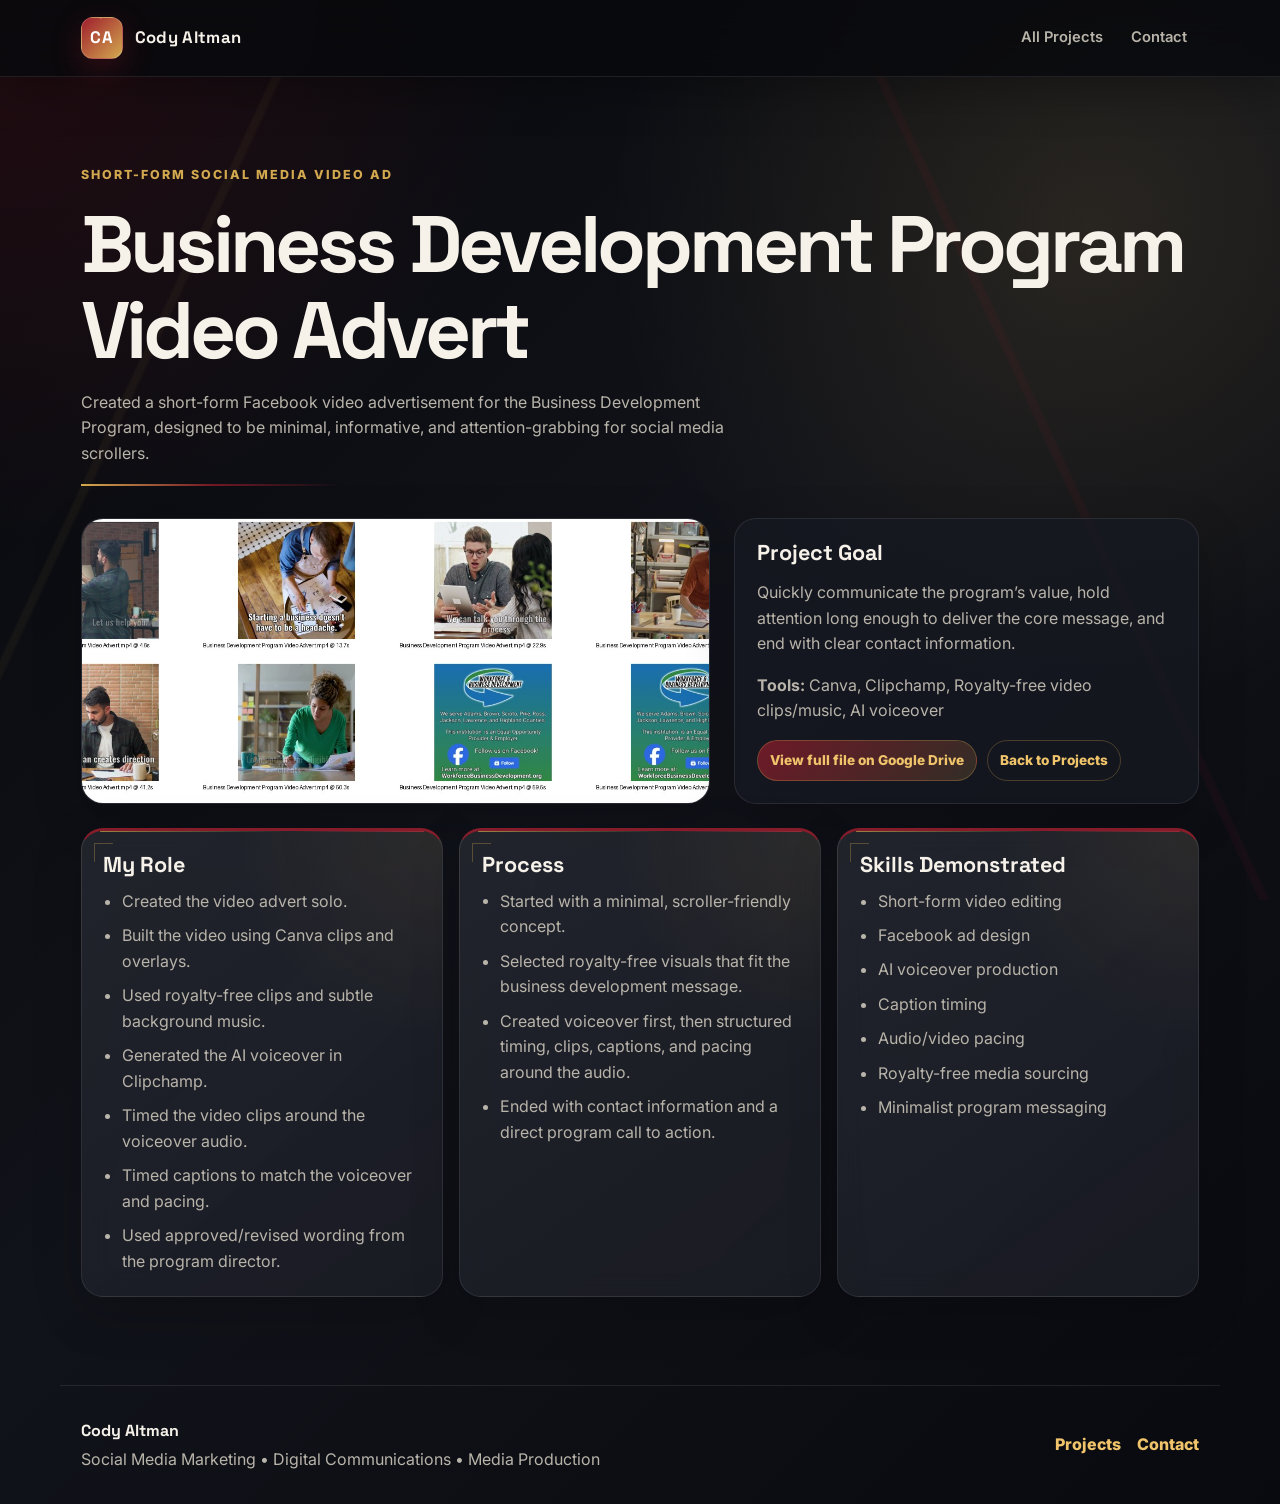
<file: projects/business-development-video-advert/index.html>
<!DOCTYPE html>
<html lang="en">
<head>
  <meta charset="UTF-8">
  <meta name="viewport" content="width=device-width, initial-scale=1.0">
  <meta name="description" content="Created a short-form Facebook video advertisement for the Business Development Program, designed to be minimal, informative, and attention-grabbing for social media scrollers.">
  <title>Business Development Program Video Advert | Cody Altman Portfolio</title>
  <link rel="preconnect" href="https://fonts.googleapis.com">
  <link rel="preconnect" href="https://fonts.gstatic.com" crossorigin>
  <link href="https://fonts.googleapis.com/css2?family=Inter:wght@400;500;600;700;800&family=Space+Grotesk:wght@500;600;700&display=swap" rel="stylesheet">
  <link rel="stylesheet" href="../../styles.css">
  <!-- Cloudflare Web Analytics --><script defer src='https://static.cloudflareinsights.com/beacon.min.js' data-cf-beacon='{"token": "be0b5e411bd34761815df3e43639951c"}'></script><!-- End Cloudflare Web Analytics -->
</head>
<body>
  <a class="skip-link" href="#main-content">Skip to main content</a>
  <header class="site-header" id="top">
    <nav class="navbar" aria-label="Primary navigation">
      <a class="brand" href="../../#home" aria-label="Cody Altman home"><span class="brand-mark">CA</span><span>Cody Altman</span></a>
      <ul class="nav-menu project-page-nav" id="nav-menu">
        <li><a href="../../#projects">All Projects</a></li>
        <li><a href="../../#contact">Contact</a></li>
      </ul>
    </nav>
  </header>

  <main id="main-content">
    <section class="content-section project-detail-section">
      <div class="section-heading reveal is-visible">
        <p class="eyebrow">Short-Form Social Media Video Ad</p>
        <h1 class="project-detail-title">Business Development Program Video Advert</h1>
        <p class="section-intro">Created a short-form Facebook video advertisement for the Business Development Program, designed to be minimal, informative, and attention-grabbing for social media scrollers.</p>
      </div>
      <div class="project-detail-layout reveal is-visible">
        <figure class="project-detail-preview">
          <img src="../../assets/projects/business-development-video-advert-storyboard.jpg" alt="Preview for Business Development Program Video Advert">
        </figure>
        <div class="project-detail-card">
          <h2>Project Goal</h2>
          <p>Quickly communicate the program’s value, hold attention long enough to deliver the core message, and end with clear contact information.</p>
          <p><strong>Tools:</strong> Canva, Clipchamp, Royalty-free video clips/music, AI voiceover</p>
          <div class="project-actions project-actions-detail">
            <a href="https://drive.google.com/file/d/1bjOOvCSySwyCUUuwqkSkd661SGae7sp4/view?usp=drivesdk" target="_blank" rel="noreferrer">View full file on Google Drive</a>
            <a href="../../#projects">Back to Projects</a>
          </div>
        </div>
      </div>
      <div class="project-detail-grid reveal is-visible">
        <article class="feature-card">
          <h2>My Role</h2>
          <ul>          <li>Created the video advert solo.</li>
          <li>Built the video using Canva clips and overlays.</li>
          <li>Used royalty-free clips and subtle background music.</li>
          <li>Generated the AI voiceover in Clipchamp.</li>
          <li>Timed the video clips around the voiceover audio.</li>
          <li>Timed captions to match the voiceover and pacing.</li>
          <li>Used approved/revised wording from the program director.</li>
          </ul>
        </article>
        <article class="feature-card">
          <h2>Process</h2>
          <ul>          <li>Started with a minimal, scroller-friendly concept.</li>
          <li>Selected royalty-free visuals that fit the business development message.</li>
          <li>Created voiceover first, then structured timing, clips, captions, and pacing around the audio.</li>
          <li>Ended with contact information and a direct program call to action.</li>
          </ul>
        </article>
        <article class="feature-card">
          <h2>Skills Demonstrated</h2>
          <ul>          <li>Short-form video editing</li>
          <li>Facebook ad design</li>
          <li>AI voiceover production</li>
          <li>Caption timing</li>
          <li>Audio/video pacing</li>
          <li>Royalty-free media sourcing</li>
          <li>Minimalist program messaging</li>
          </ul>
        </article>
      </div>
    </section>
  </main>

  <footer class="site-footer">
    <div><strong>Cody Altman</strong><p>Social Media Marketing • Digital Communications • Media Production</p></div>
    <div class="footer-links"><a href="../../#projects">Projects</a><a href="../../#contact">Contact</a></div>
  </footer>
</body>
</html>
</file>
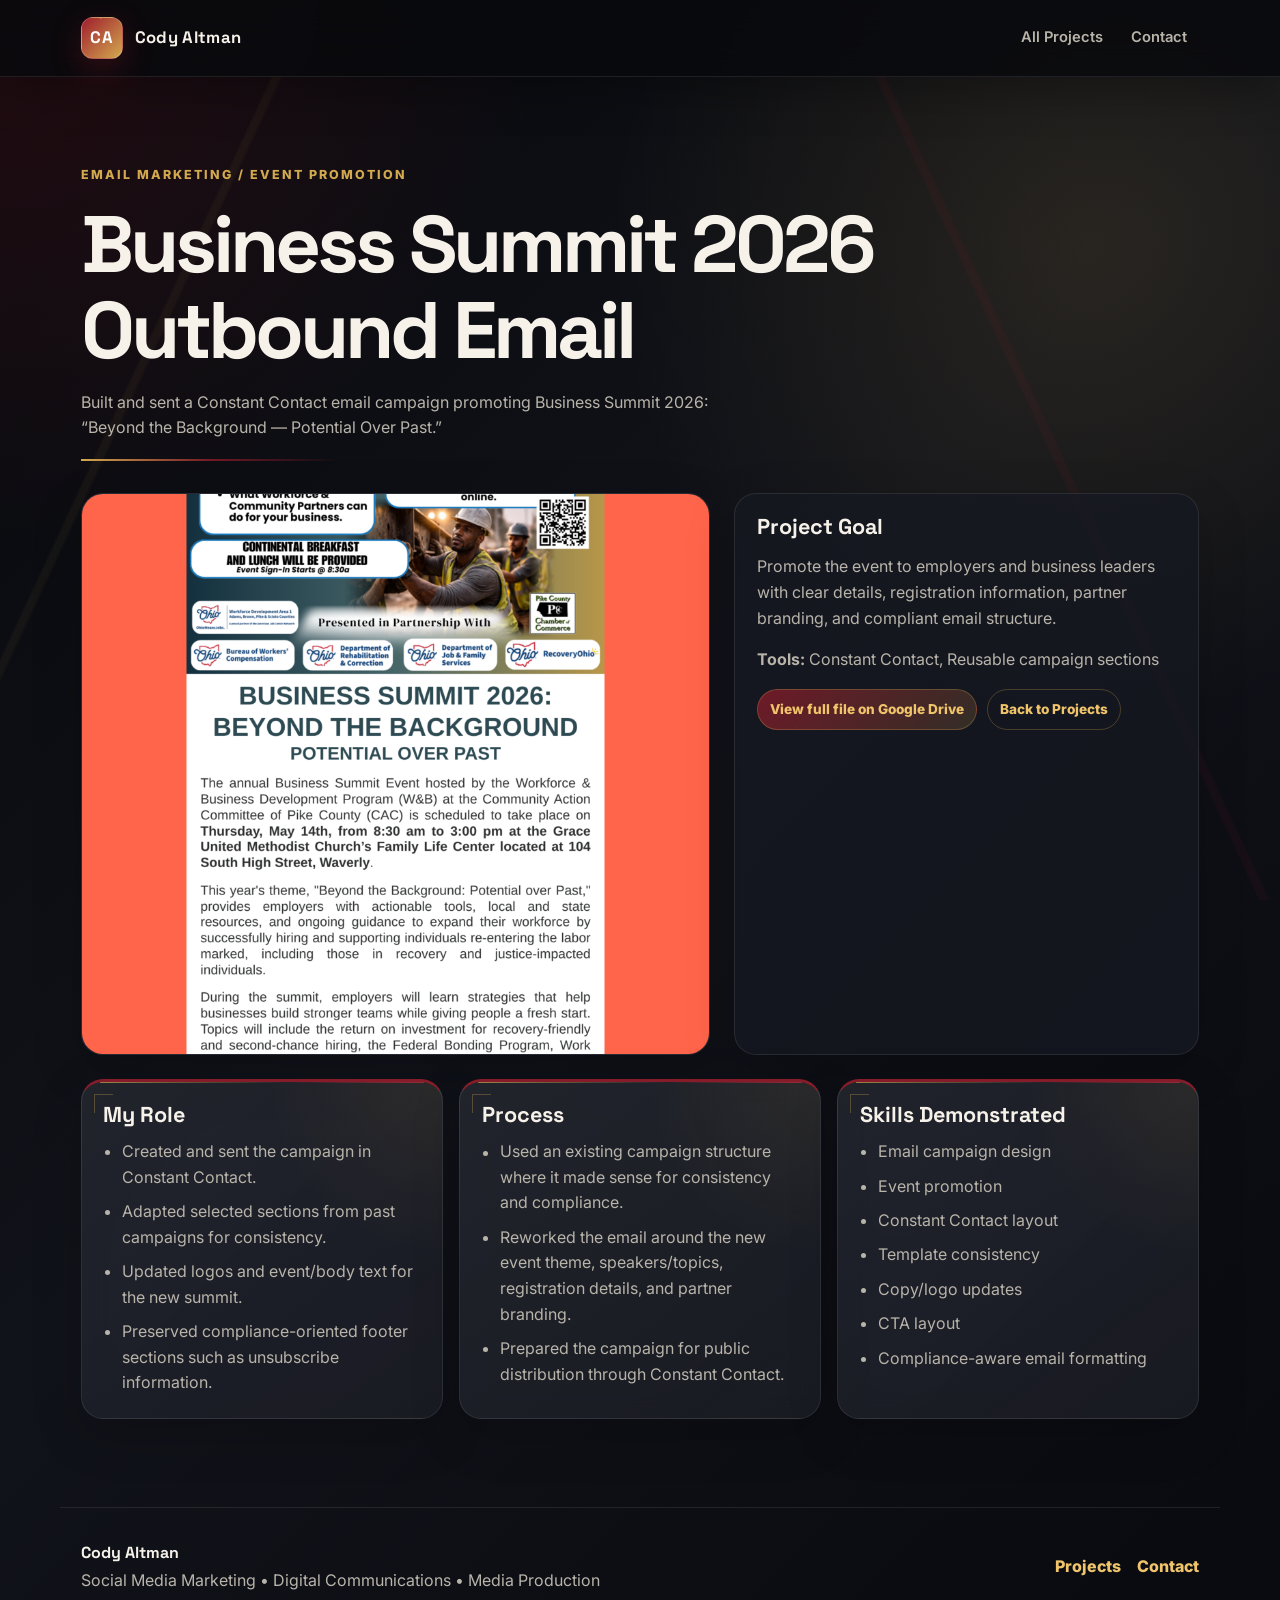
<file: projects/business-summit-2026-outbound-email/index.html>
<!DOCTYPE html>
<html lang="en">
<head>
  <meta charset="UTF-8">
  <meta name="viewport" content="width=device-width, initial-scale=1.0">
  <meta name="description" content="Built and sent a Constant Contact email campaign promoting Business Summit 2026: “Beyond the Background — Potential Over Past.”">
  <title>Business Summit 2026 Outbound Email | Cody Altman Portfolio</title>
  <link rel="preconnect" href="https://fonts.googleapis.com">
  <link rel="preconnect" href="https://fonts.gstatic.com" crossorigin>
  <link href="https://fonts.googleapis.com/css2?family=Inter:wght@400;500;600;700;800&family=Space+Grotesk:wght@500;600;700&display=swap" rel="stylesheet">
  <link rel="stylesheet" href="../../styles.css">
  <!-- Cloudflare Web Analytics --><script defer src='https://static.cloudflareinsights.com/beacon.min.js' data-cf-beacon='{"token": "be0b5e411bd34761815df3e43639951c"}'></script><!-- End Cloudflare Web Analytics -->
</head>
<body>
  <a class="skip-link" href="#main-content">Skip to main content</a>
  <header class="site-header" id="top">
    <nav class="navbar" aria-label="Primary navigation">
      <a class="brand" href="../../#home" aria-label="Cody Altman home"><span class="brand-mark">CA</span><span>Cody Altman</span></a>
      <ul class="nav-menu project-page-nav" id="nav-menu">
        <li><a href="../../#projects">All Projects</a></li>
        <li><a href="../../#contact">Contact</a></li>
      </ul>
    </nav>
  </header>

  <main id="main-content">
    <section class="content-section project-detail-section">
      <div class="section-heading reveal is-visible">
        <p class="eyebrow">Email Marketing / Event Promotion</p>
        <h1 class="project-detail-title">Business Summit 2026 Outbound Email</h1>
        <p class="section-intro">Built and sent a Constant Contact email campaign promoting Business Summit 2026: “Beyond the Background — Potential Over Past.”</p>
      </div>
      <div class="project-detail-layout reveal is-visible">
        <figure class="project-detail-preview">
          <img src="../../assets/projects/business-summit-2026-email.png" alt="Preview for Business Summit 2026 Outbound Email">
        </figure>
        <div class="project-detail-card">
          <h2>Project Goal</h2>
          <p>Promote the event to employers and business leaders with clear details, registration information, partner branding, and compliant email structure.</p>
          <p><strong>Tools:</strong> Constant Contact, Reusable campaign sections</p>
          <div class="project-actions project-actions-detail">
            <a href="https://drive.google.com/file/d/1NH7MC6JC4JGGczsmk-yPBEPYkgKYflLo/view?usp=drivesdk" target="_blank" rel="noreferrer">View full file on Google Drive</a>
            <a href="../../#projects">Back to Projects</a>
          </div>
        </div>
      </div>
      <div class="project-detail-grid reveal is-visible">
        <article class="feature-card">
          <h2>My Role</h2>
          <ul>          <li>Created and sent the campaign in Constant Contact.</li>
          <li>Adapted selected sections from past campaigns for consistency.</li>
          <li>Updated logos and event/body text for the new summit.</li>
          <li>Preserved compliance-oriented footer sections such as unsubscribe information.</li>
          </ul>
        </article>
        <article class="feature-card">
          <h2>Process</h2>
          <ul>          <li>Used an existing campaign structure where it made sense for consistency and compliance.</li>
          <li>Reworked the email around the new event theme, speakers/topics, registration details, and partner branding.</li>
          <li>Prepared the campaign for public distribution through Constant Contact.</li>
          </ul>
        </article>
        <article class="feature-card">
          <h2>Skills Demonstrated</h2>
          <ul>          <li>Email campaign design</li>
          <li>Event promotion</li>
          <li>Constant Contact layout</li>
          <li>Template consistency</li>
          <li>Copy/logo updates</li>
          <li>CTA layout</li>
          <li>Compliance-aware email formatting</li>
          </ul>
        </article>
      </div>
    </section>
  </main>

  <footer class="site-footer">
    <div><strong>Cody Altman</strong><p>Social Media Marketing • Digital Communications • Media Production</p></div>
    <div class="footer-links"><a href="../../#projects">Projects</a><a href="../../#contact">Contact</a></div>
  </footer>
</body>
</html>
</file>
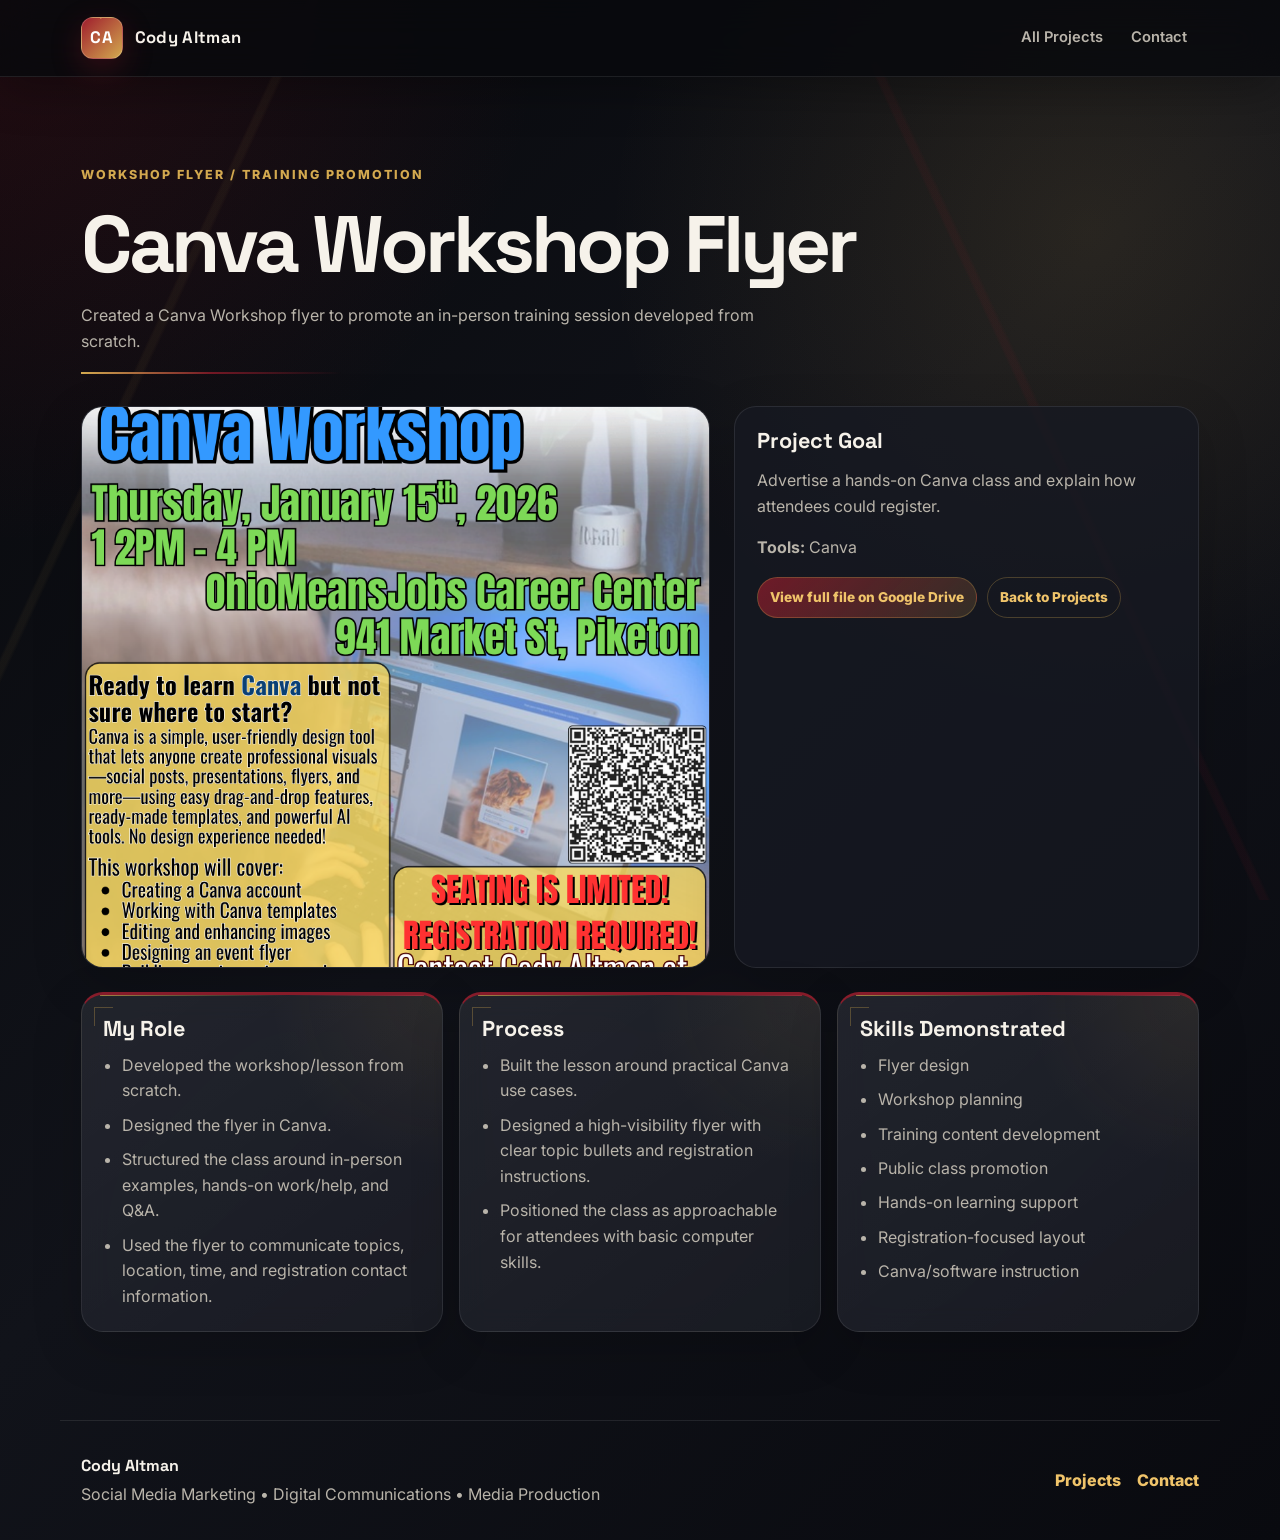
<file: projects/canva-workshop-flyer/index.html>
<!DOCTYPE html>
<html lang="en">
<head>
  <meta charset="UTF-8">
  <meta name="viewport" content="width=device-width, initial-scale=1.0">
  <meta name="description" content="Created a Canva Workshop flyer to promote an in-person training session developed from scratch.">
  <title>Canva Workshop Flyer | Cody Altman Portfolio</title>
  <link rel="preconnect" href="https://fonts.googleapis.com">
  <link rel="preconnect" href="https://fonts.gstatic.com" crossorigin>
  <link href="https://fonts.googleapis.com/css2?family=Inter:wght@400;500;600;700;800&family=Space+Grotesk:wght@500;600;700&display=swap" rel="stylesheet">
  <link rel="stylesheet" href="../../styles.css">
  <!-- Cloudflare Web Analytics --><script defer src='https://static.cloudflareinsights.com/beacon.min.js' data-cf-beacon='{"token": "be0b5e411bd34761815df3e43639951c"}'></script><!-- End Cloudflare Web Analytics -->
</head>
<body>
  <a class="skip-link" href="#main-content">Skip to main content</a>
  <header class="site-header" id="top">
    <nav class="navbar" aria-label="Primary navigation">
      <a class="brand" href="../../#home" aria-label="Cody Altman home"><span class="brand-mark">CA</span><span>Cody Altman</span></a>
      <ul class="nav-menu project-page-nav" id="nav-menu">
        <li><a href="../../#projects">All Projects</a></li>
        <li><a href="../../#contact">Contact</a></li>
      </ul>
    </nav>
  </header>

  <main id="main-content">
    <section class="content-section project-detail-section">
      <div class="section-heading reveal is-visible">
        <p class="eyebrow">Workshop Flyer / Training Promotion</p>
        <h1 class="project-detail-title">Canva Workshop Flyer</h1>
        <p class="section-intro">Created a Canva Workshop flyer to promote an in-person training session developed from scratch.</p>
      </div>
      <div class="project-detail-layout reveal is-visible">
        <figure class="project-detail-preview">
          <img src="../../assets/projects/canva-workshop-flyer.png" alt="Preview for Canva Workshop Flyer">
        </figure>
        <div class="project-detail-card">
          <h2>Project Goal</h2>
          <p>Advertise a hands-on Canva class and explain how attendees could register.</p>
          <p><strong>Tools:</strong> Canva</p>
          <div class="project-actions project-actions-detail">
            <a href="https://drive.google.com/file/d/1OV98DdEhbxVe1kBijzIrfrUZVtuh7ts7/view?usp=drivesdk" target="_blank" rel="noreferrer">View full file on Google Drive</a>
            <a href="../../#projects">Back to Projects</a>
          </div>
        </div>
      </div>
      <div class="project-detail-grid reveal is-visible">
        <article class="feature-card">
          <h2>My Role</h2>
          <ul>          <li>Developed the workshop/lesson from scratch.</li>
          <li>Designed the flyer in Canva.</li>
          <li>Structured the class around in-person examples, hands-on work/help, and Q&amp;A.</li>
          <li>Used the flyer to communicate topics, location, time, and registration contact information.</li>
          </ul>
        </article>
        <article class="feature-card">
          <h2>Process</h2>
          <ul>          <li>Built the lesson around practical Canva use cases.</li>
          <li>Designed a high-visibility flyer with clear topic bullets and registration instructions.</li>
          <li>Positioned the class as approachable for attendees with basic computer skills.</li>
          </ul>
        </article>
        <article class="feature-card">
          <h2>Skills Demonstrated</h2>
          <ul>          <li>Flyer design</li>
          <li>Workshop planning</li>
          <li>Training content development</li>
          <li>Public class promotion</li>
          <li>Hands-on learning support</li>
          <li>Registration-focused layout</li>
          <li>Canva/software instruction</li>
          </ul>
        </article>
      </div>
    </section>
  </main>

  <footer class="site-footer">
    <div><strong>Cody Altman</strong><p>Social Media Marketing • Digital Communications • Media Production</p></div>
    <div class="footer-links"><a href="../../#projects">Projects</a><a href="../../#contact">Contact</a></div>
  </footer>
</body>
</html>
</file>
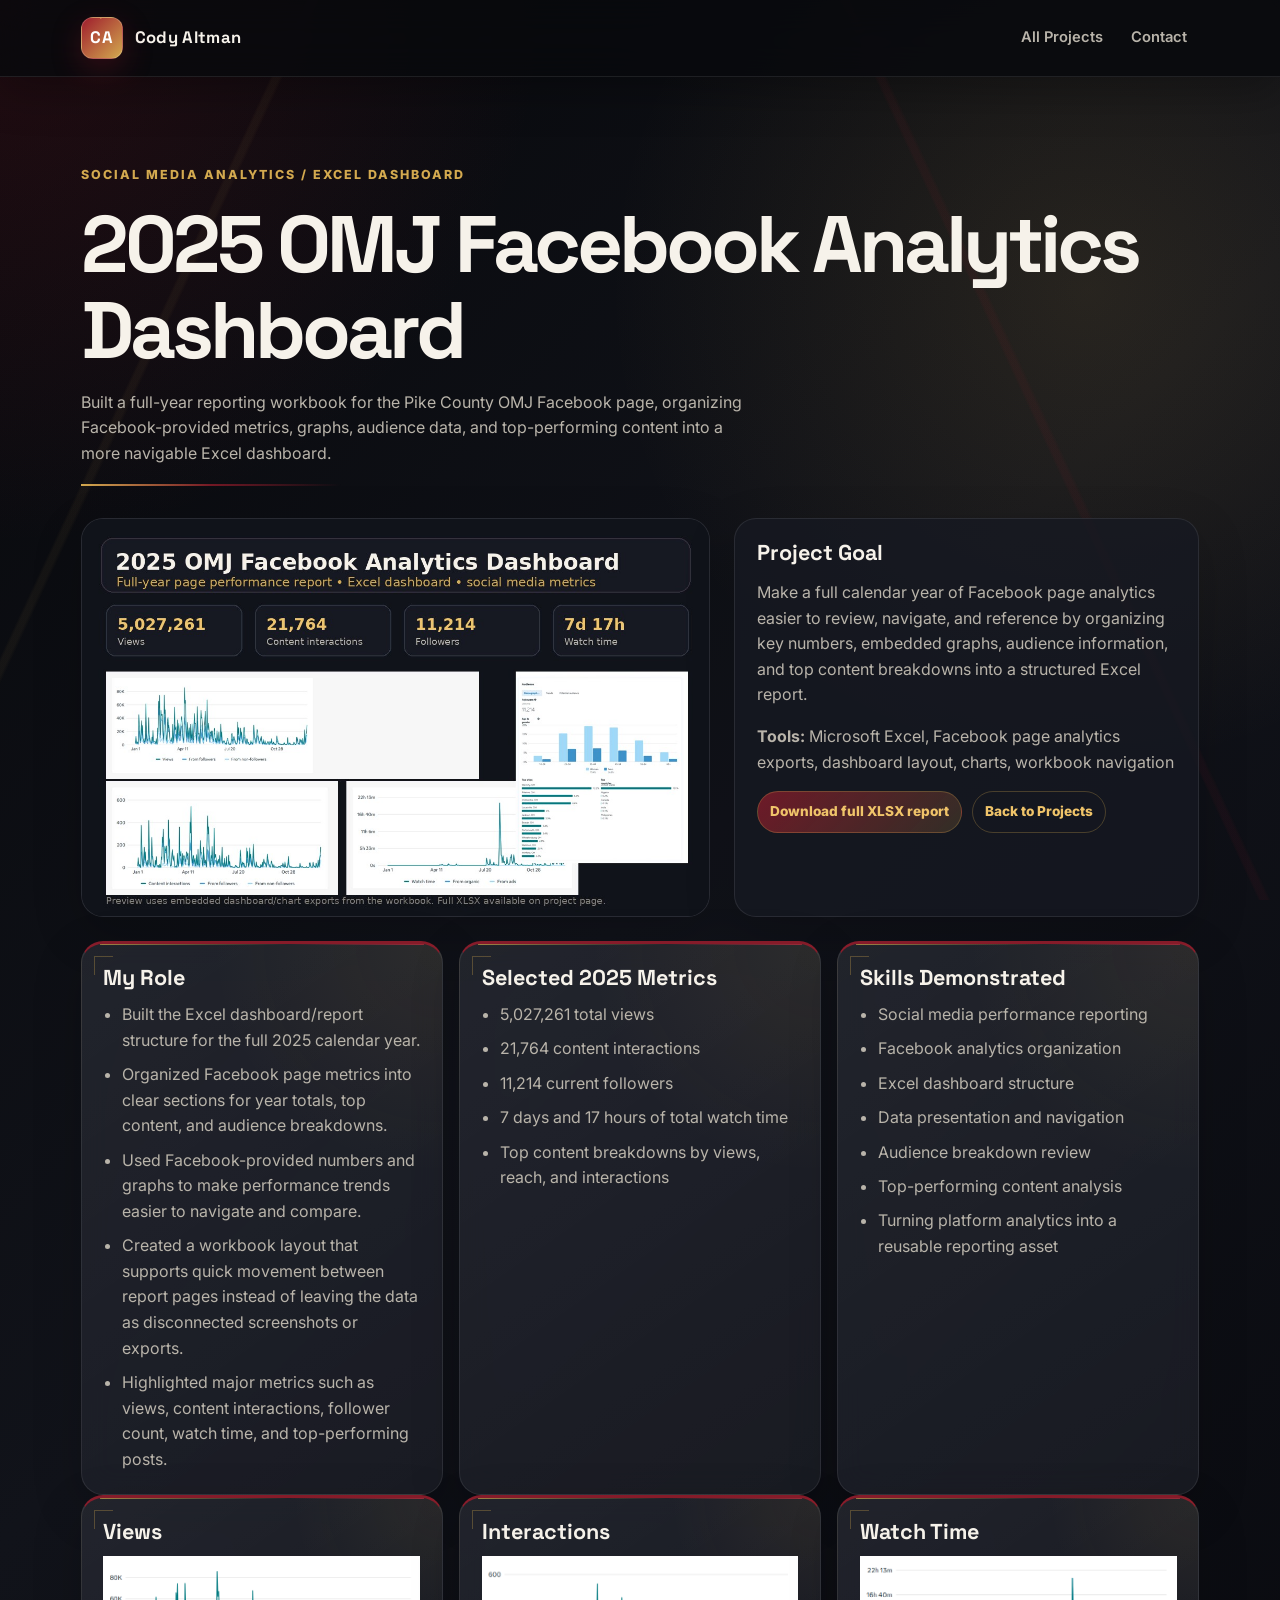
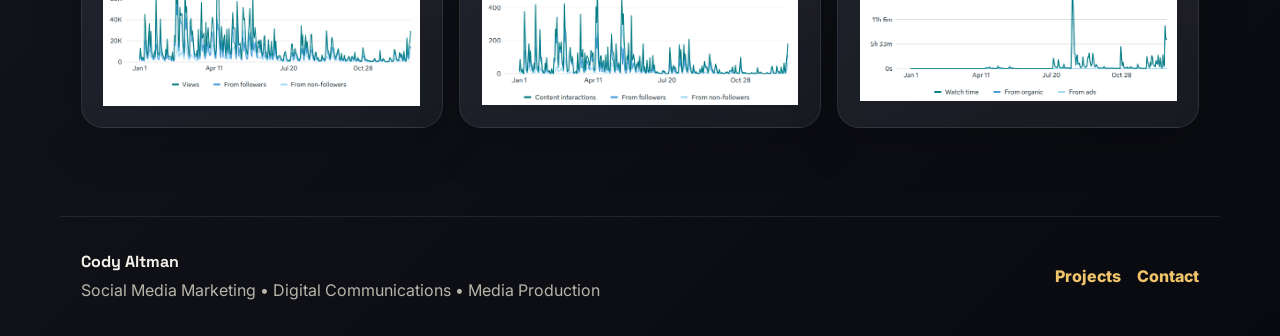
<file: projects/facebook-omj-2025-analytics-dashboard/index.html>
<!DOCTYPE html>
<html lang="en">
<head>
  <meta charset="UTF-8">
  <meta name="viewport" content="width=device-width, initial-scale=1.0">
  <meta name="description" content="Built a full-year Excel dashboard organizing 2025 Facebook page analytics for the Pike County OMJ Facebook page, including views, interactions, watch time, follower data, audience breakdowns, and top content.">
  <title>2025 OMJ Facebook Analytics Dashboard | Cody Altman Portfolio</title>
  <link rel="preconnect" href="https://fonts.googleapis.com">
  <link rel="preconnect" href="https://fonts.gstatic.com" crossorigin>
  <link href="https://fonts.googleapis.com/css2?family=Inter:wght@400;500;600;700;800&family=Space+Grotesk:wght@500;600;700&display=swap" rel="stylesheet">
  <link rel="stylesheet" href="../../styles.css">
  <!-- Cloudflare Web Analytics --><script defer src='https://static.cloudflareinsights.com/beacon.min.js' data-cf-beacon='{"token": "be0b5e411bd34761815df3e43639951c"}'></script><!-- End Cloudflare Web Analytics -->
</head>
<body>
  <a class="skip-link" href="#main-content">Skip to main content</a>
  <header class="site-header" id="top">
    <nav class="navbar" aria-label="Primary navigation">
      <a class="brand" href="../../#home" aria-label="Cody Altman home"><span class="brand-mark">CA</span><span>Cody Altman</span></a>
      <ul class="nav-menu project-page-nav" id="nav-menu">
        <li><a href="../../#projects">All Projects</a></li>
        <li><a href="../../#contact">Contact</a></li>
      </ul>
    </nav>
  </header>

  <main id="main-content">
    <section class="content-section project-detail-section">
      <div class="section-heading reveal is-visible">
        <p class="eyebrow">Social Media Analytics / Excel Dashboard</p>
        <h1 class="project-detail-title">2025 OMJ Facebook Analytics Dashboard</h1>
        <p class="section-intro">Built a full-year reporting workbook for the Pike County OMJ Facebook page, organizing Facebook-provided metrics, graphs, audience data, and top-performing content into a more navigable Excel dashboard.</p>
      </div>

      <div class="project-detail-layout reveal is-visible">
        <figure class="project-detail-preview">
          <img src="../../assets/projects/facebook-omj-2025-analytics-dashboard-preview.jpg" alt="Preview collage for 2025 OMJ Facebook Analytics Dashboard">
        </figure>
        <div class="project-detail-card">
          <h2>Project Goal</h2>
          <p>Make a full calendar year of Facebook page analytics easier to review, navigate, and reference by organizing key numbers, embedded graphs, audience information, and top content breakdowns into a structured Excel report.</p>
          <p><strong>Tools:</strong> Microsoft Excel, Facebook page analytics exports, dashboard layout, charts, workbook navigation</p>
          <div class="project-actions project-actions-detail">
            <a href="../../assets/projects/facebook-omj-page-report-2025.xlsx" download>Download full XLSX report</a>
            <a href="../../#projects">Back to Projects</a>
          </div>
        </div>
      </div>

      <div class="project-detail-grid reveal is-visible">
        <article class="feature-card">
          <h2>My Role</h2>
          <ul>
            <li>Built the Excel dashboard/report structure for the full 2025 calendar year.</li>
            <li>Organized Facebook page metrics into clear sections for year totals, top content, and audience breakdowns.</li>
            <li>Used Facebook-provided numbers and graphs to make performance trends easier to navigate and compare.</li>
            <li>Created a workbook layout that supports quick movement between report pages instead of leaving the data as disconnected screenshots or exports.</li>
            <li>Highlighted major metrics such as views, content interactions, follower count, watch time, and top-performing posts.</li>
          </ul>
        </article>
        <article class="feature-card">
          <h2>Selected 2025 Metrics</h2>
          <ul>
            <li>5,027,261 total views</li>
            <li>21,764 content interactions</li>
            <li>11,214 current followers</li>
            <li>7 days and 17 hours of total watch time</li>
            <li>Top content breakdowns by views, reach, and interactions</li>
          </ul>
        </article>
        <article class="feature-card">
          <h2>Skills Demonstrated</h2>
          <ul>
            <li>Social media performance reporting</li>
            <li>Facebook analytics organization</li>
            <li>Excel dashboard structure</li>
            <li>Data presentation and navigation</li>
            <li>Audience breakdown review</li>
            <li>Top-performing content analysis</li>
            <li>Turning platform analytics into a reusable reporting asset</li>
          </ul>
        </article>
      </div>

      <div class="project-detail-grid reveal is-visible">
        <article class="feature-card">
          <h2>Views</h2>
          <img src="../../assets/projects/facebook-omj-2025-views-chart.png" alt="2025 Facebook views chart showing views from followers and non-followers over time">
        </article>
        <article class="feature-card">
          <h2>Interactions</h2>
          <img src="../../assets/projects/facebook-omj-2025-interactions-chart.png" alt="2025 Facebook content interactions chart showing interactions from followers and non-followers over time">
        </article>
        <article class="feature-card">
          <h2>Watch Time</h2>
          <img src="../../assets/projects/facebook-omj-2025-watch-time-chart.png" alt="2025 Facebook watch time chart showing watch time trends over time">
        </article>
      </div>
    </section>
  </main>

  <footer class="site-footer">
    <div><strong>Cody Altman</strong><p>Social Media Marketing • Digital Communications • Media Production</p></div>
    <div class="footer-links"><a href="../../#projects">Projects</a><a href="../../#contact">Contact</a></div>
  </footer>
</body>
</html>
</file>
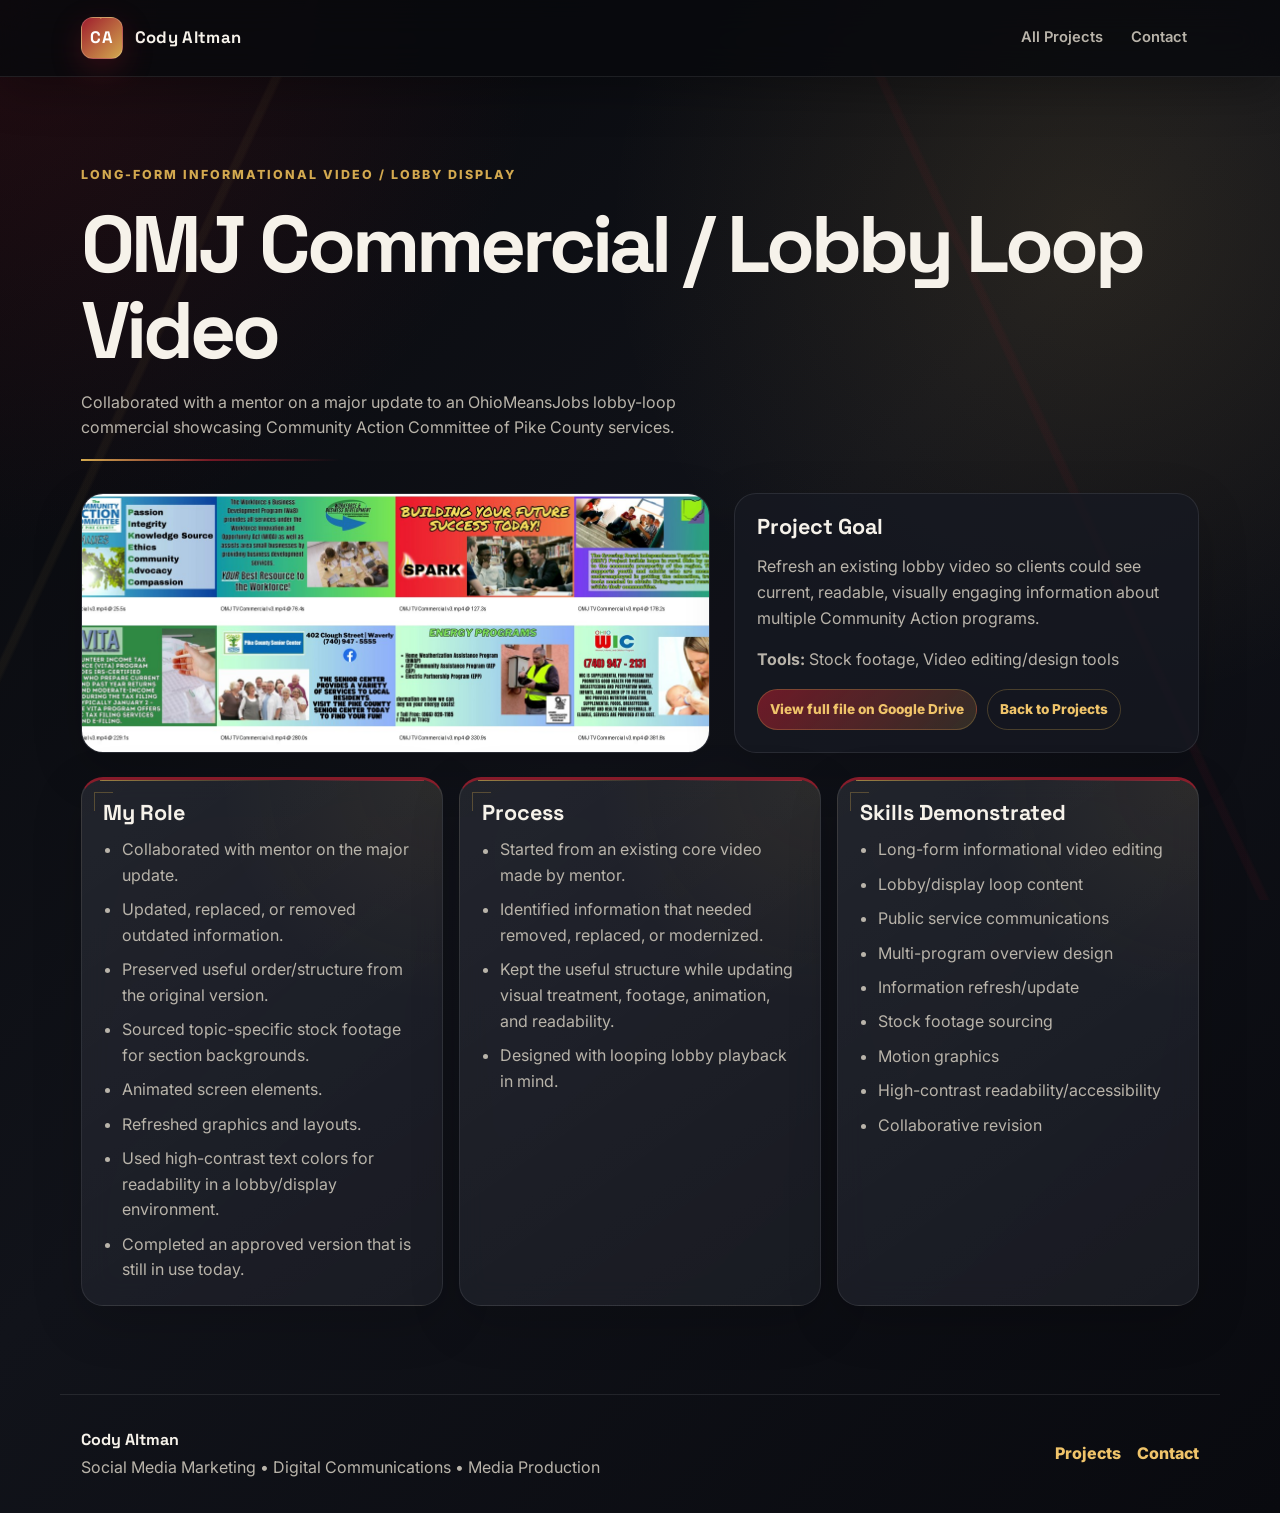
<file: projects/omj-commercial-lobby-loop/index.html>
<!DOCTYPE html>
<html lang="en">
<head>
  <meta charset="UTF-8">
  <meta name="viewport" content="width=device-width, initial-scale=1.0">
  <meta name="description" content="Collaborated with a mentor on a major update to an OhioMeansJobs lobby-loop commercial showcasing Community Action Committee of Pike County services.">
  <title>OMJ Commercial / Lobby Loop Video | Cody Altman Portfolio</title>
  <link rel="preconnect" href="https://fonts.googleapis.com">
  <link rel="preconnect" href="https://fonts.gstatic.com" crossorigin>
  <link href="https://fonts.googleapis.com/css2?family=Inter:wght@400;500;600;700;800&family=Space+Grotesk:wght@500;600;700&display=swap" rel="stylesheet">
  <link rel="stylesheet" href="../../styles.css">
  <!-- Cloudflare Web Analytics --><script defer src='https://static.cloudflareinsights.com/beacon.min.js' data-cf-beacon='{"token": "be0b5e411bd34761815df3e43639951c"}'></script><!-- End Cloudflare Web Analytics -->
</head>
<body>
  <a class="skip-link" href="#main-content">Skip to main content</a>
  <header class="site-header" id="top">
    <nav class="navbar" aria-label="Primary navigation">
      <a class="brand" href="../../#home" aria-label="Cody Altman home"><span class="brand-mark">CA</span><span>Cody Altman</span></a>
      <ul class="nav-menu project-page-nav" id="nav-menu">
        <li><a href="../../#projects">All Projects</a></li>
        <li><a href="../../#contact">Contact</a></li>
      </ul>
    </nav>
  </header>

  <main id="main-content">
    <section class="content-section project-detail-section">
      <div class="section-heading reveal is-visible">
        <p class="eyebrow">Long-Form Informational Video / Lobby Display</p>
        <h1 class="project-detail-title">OMJ Commercial / Lobby Loop Video</h1>
        <p class="section-intro">Collaborated with a mentor on a major update to an OhioMeansJobs lobby-loop commercial showcasing Community Action Committee of Pike County services.</p>
      </div>
      <div class="project-detail-layout reveal is-visible">
        <figure class="project-detail-preview">
          <img src="../../assets/projects/omj-commercial-lobby-loop-storyboard.jpg" alt="Preview for OMJ Commercial / Lobby Loop Video">
        </figure>
        <div class="project-detail-card">
          <h2>Project Goal</h2>
          <p>Refresh an existing lobby video so clients could see current, readable, visually engaging information about multiple Community Action programs.</p>
          <p><strong>Tools:</strong> Stock footage, Video editing/design tools</p>
          <div class="project-actions project-actions-detail">
            <a href="https://drive.google.com/file/d/1YRKPK57I_m5KH5d3DmYuvvu1o2Q2GYoJ/view?usp=drivesdk" target="_blank" rel="noreferrer">View full file on Google Drive</a>
            <a href="../../#projects">Back to Projects</a>
          </div>
        </div>
      </div>
      <div class="project-detail-grid reveal is-visible">
        <article class="feature-card">
          <h2>My Role</h2>
          <ul>          <li>Collaborated with mentor on the major update.</li>
          <li>Updated, replaced, or removed outdated information.</li>
          <li>Preserved useful order/structure from the original version.</li>
          <li>Sourced topic-specific stock footage for section backgrounds.</li>
          <li>Animated screen elements.</li>
          <li>Refreshed graphics and layouts.</li>
          <li>Used high-contrast text colors for readability in a lobby/display environment.</li>
          <li>Completed an approved version that is still in use today.</li>
          </ul>
        </article>
        <article class="feature-card">
          <h2>Process</h2>
          <ul>          <li>Started from an existing core video made by mentor.</li>
          <li>Identified information that needed removed, replaced, or modernized.</li>
          <li>Kept the useful structure while updating visual treatment, footage, animation, and readability.</li>
          <li>Designed with looping lobby playback in mind.</li>
          </ul>
        </article>
        <article class="feature-card">
          <h2>Skills Demonstrated</h2>
          <ul>          <li>Long-form informational video editing</li>
          <li>Lobby/display loop content</li>
          <li>Public service communications</li>
          <li>Multi-program overview design</li>
          <li>Information refresh/update</li>
          <li>Stock footage sourcing</li>
          <li>Motion graphics</li>
          <li>High-contrast readability/accessibility</li>
          <li>Collaborative revision</li>
          </ul>
        </article>
      </div>
    </section>
  </main>

  <footer class="site-footer">
    <div><strong>Cody Altman</strong><p>Social Media Marketing • Digital Communications • Media Production</p></div>
    <div class="footer-links"><a href="../../#projects">Projects</a><a href="../../#contact">Contact</a></div>
  </footer>
</body>
</html>
</file>
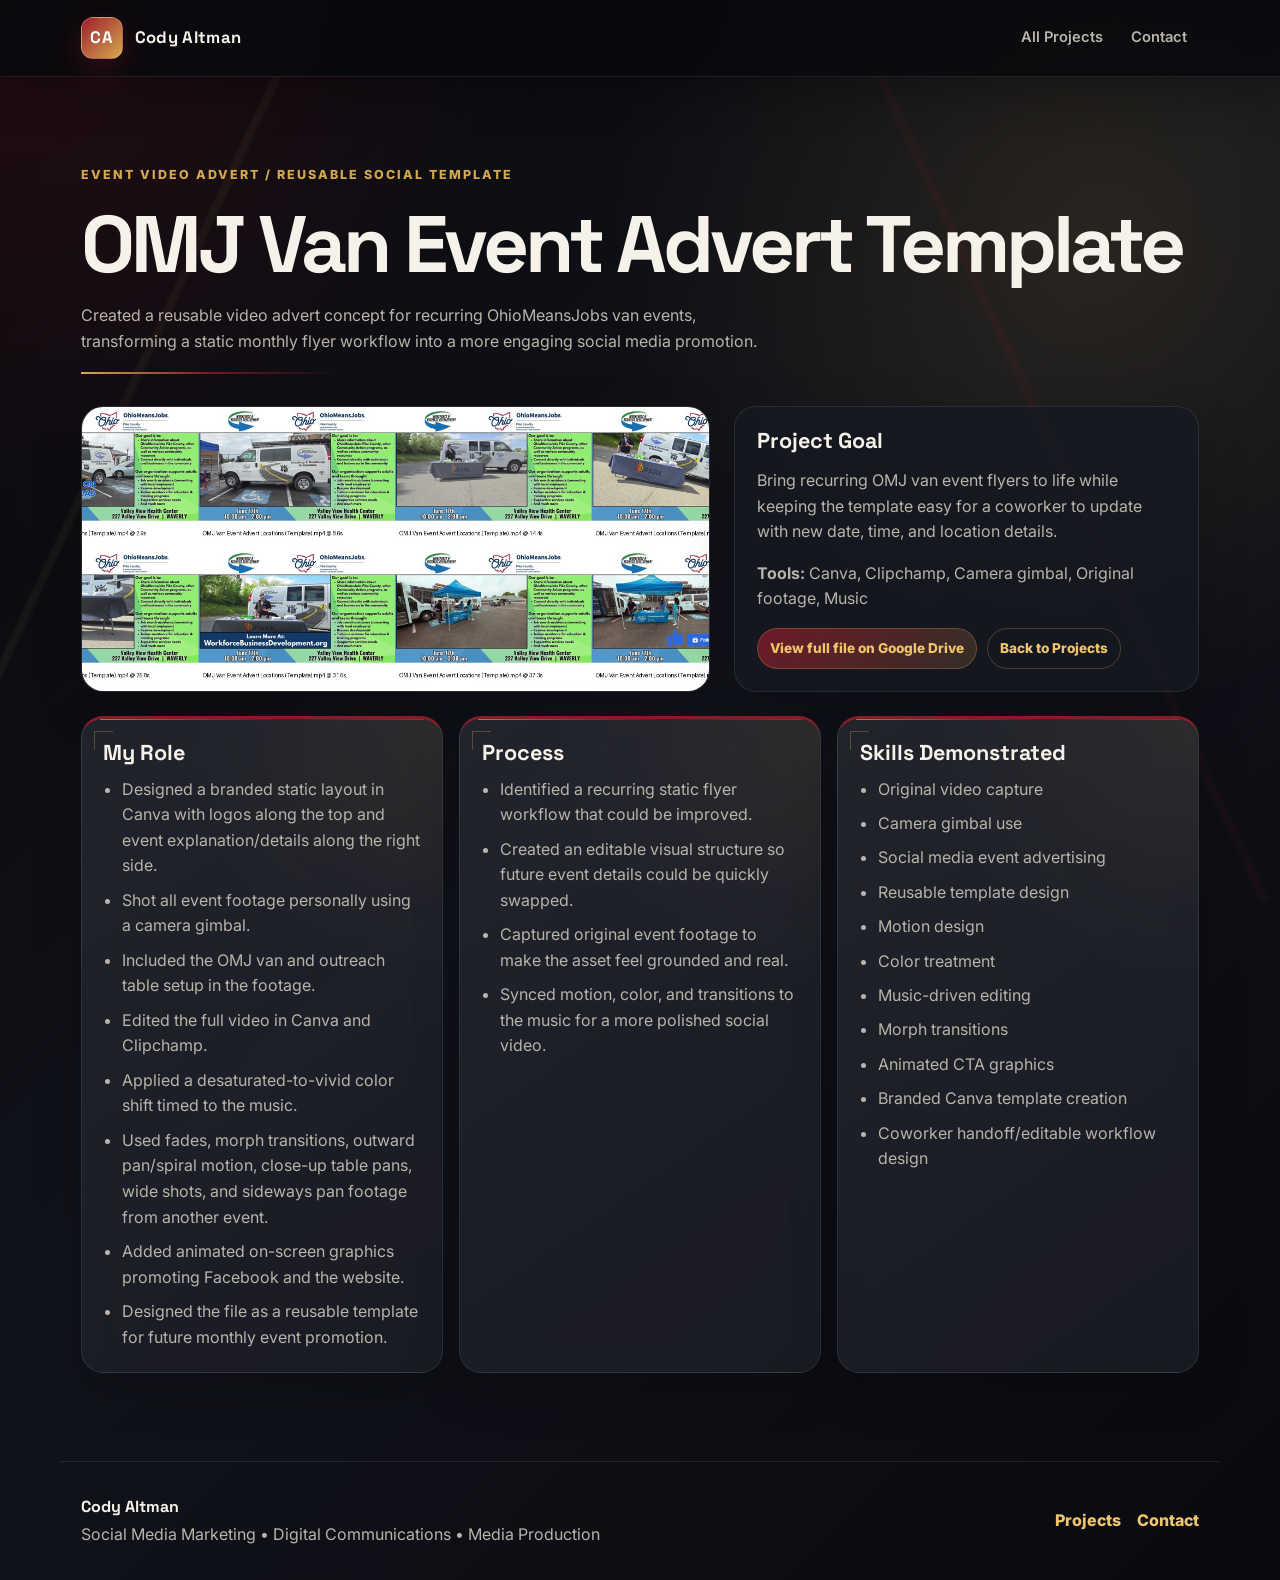
<file: projects/omj-van-event-advert-template/index.html>
<!DOCTYPE html>
<html lang="en">
<head>
  <meta charset="UTF-8">
  <meta name="viewport" content="width=device-width, initial-scale=1.0">
  <meta name="description" content="Created a reusable video advert concept for recurring OhioMeansJobs van events, transforming a static monthly flyer workflow into a more engaging social media promotion.">
  <title>OMJ Van Event Advert Template | Cody Altman Portfolio</title>
  <link rel="preconnect" href="https://fonts.googleapis.com">
  <link rel="preconnect" href="https://fonts.gstatic.com" crossorigin>
  <link href="https://fonts.googleapis.com/css2?family=Inter:wght@400;500;600;700;800&family=Space+Grotesk:wght@500;600;700&display=swap" rel="stylesheet">
  <link rel="stylesheet" href="../../styles.css">
  <!-- Cloudflare Web Analytics --><script defer src='https://static.cloudflareinsights.com/beacon.min.js' data-cf-beacon='{"token": "be0b5e411bd34761815df3e43639951c"}'></script><!-- End Cloudflare Web Analytics -->
</head>
<body>
  <a class="skip-link" href="#main-content">Skip to main content</a>
  <header class="site-header" id="top">
    <nav class="navbar" aria-label="Primary navigation">
      <a class="brand" href="../../#home" aria-label="Cody Altman home"><span class="brand-mark">CA</span><span>Cody Altman</span></a>
      <ul class="nav-menu project-page-nav" id="nav-menu">
        <li><a href="../../#projects">All Projects</a></li>
        <li><a href="../../#contact">Contact</a></li>
      </ul>
    </nav>
  </header>

  <main id="main-content">
    <section class="content-section project-detail-section">
      <div class="section-heading reveal is-visible">
        <p class="eyebrow">Event Video Advert / Reusable Social Template</p>
        <h1 class="project-detail-title">OMJ Van Event Advert Template</h1>
        <p class="section-intro">Created a reusable video advert concept for recurring OhioMeansJobs van events, transforming a static monthly flyer workflow into a more engaging social media promotion.</p>
      </div>
      <div class="project-detail-layout reveal is-visible">
        <figure class="project-detail-preview">
          <img src="../../assets/projects/omj-van-event-advert-template-storyboard.jpg" alt="Preview for OMJ Van Event Advert Template">
        </figure>
        <div class="project-detail-card">
          <h2>Project Goal</h2>
          <p>Bring recurring OMJ van event flyers to life while keeping the template easy for a coworker to update with new date, time, and location details.</p>
          <p><strong>Tools:</strong> Canva, Clipchamp, Camera gimbal, Original footage, Music</p>
          <div class="project-actions project-actions-detail">
            <a href="https://drive.google.com/file/d/1JTl3yjWFx1zan1_gO4G-1ly9SndF_jvz/view?usp=drivesdk" target="_blank" rel="noreferrer">View full file on Google Drive</a>
            <a href="../../#projects">Back to Projects</a>
          </div>
        </div>
      </div>
      <div class="project-detail-grid reveal is-visible">
        <article class="feature-card">
          <h2>My Role</h2>
          <ul>          <li>Designed a branded static layout in Canva with logos along the top and event explanation/details along the right side.</li>
          <li>Shot all event footage personally using a camera gimbal.</li>
          <li>Included the OMJ van and outreach table setup in the footage.</li>
          <li>Edited the full video in Canva and Clipchamp.</li>
          <li>Applied a desaturated-to-vivid color shift timed to the music.</li>
          <li>Used fades, morph transitions, outward pan/spiral motion, close-up table pans, wide shots, and sideways pan footage from another event.</li>
          <li>Added animated on-screen graphics promoting Facebook and the website.</li>
          <li>Designed the file as a reusable template for future monthly event promotion.</li>
          </ul>
        </article>
        <article class="feature-card">
          <h2>Process</h2>
          <ul>          <li>Identified a recurring static flyer workflow that could be improved.</li>
          <li>Created an editable visual structure so future event details could be quickly swapped.</li>
          <li>Captured original event footage to make the asset feel grounded and real.</li>
          <li>Synced motion, color, and transitions to the music for a more polished social video.</li>
          </ul>
        </article>
        <article class="feature-card">
          <h2>Skills Demonstrated</h2>
          <ul>          <li>Original video capture</li>
          <li>Camera gimbal use</li>
          <li>Social media event advertising</li>
          <li>Reusable template design</li>
          <li>Motion design</li>
          <li>Color treatment</li>
          <li>Music-driven editing</li>
          <li>Morph transitions</li>
          <li>Animated CTA graphics</li>
          <li>Branded Canva template creation</li>
          <li>Coworker handoff/editable workflow design</li>
          </ul>
        </article>
      </div>
    </section>
  </main>

  <footer class="site-footer">
    <div><strong>Cody Altman</strong><p>Social Media Marketing • Digital Communications • Media Production</p></div>
    <div class="footer-links"><a href="../../#projects">Projects</a><a href="../../#contact">Contact</a></div>
  </footer>
</body>
</html>
</file>
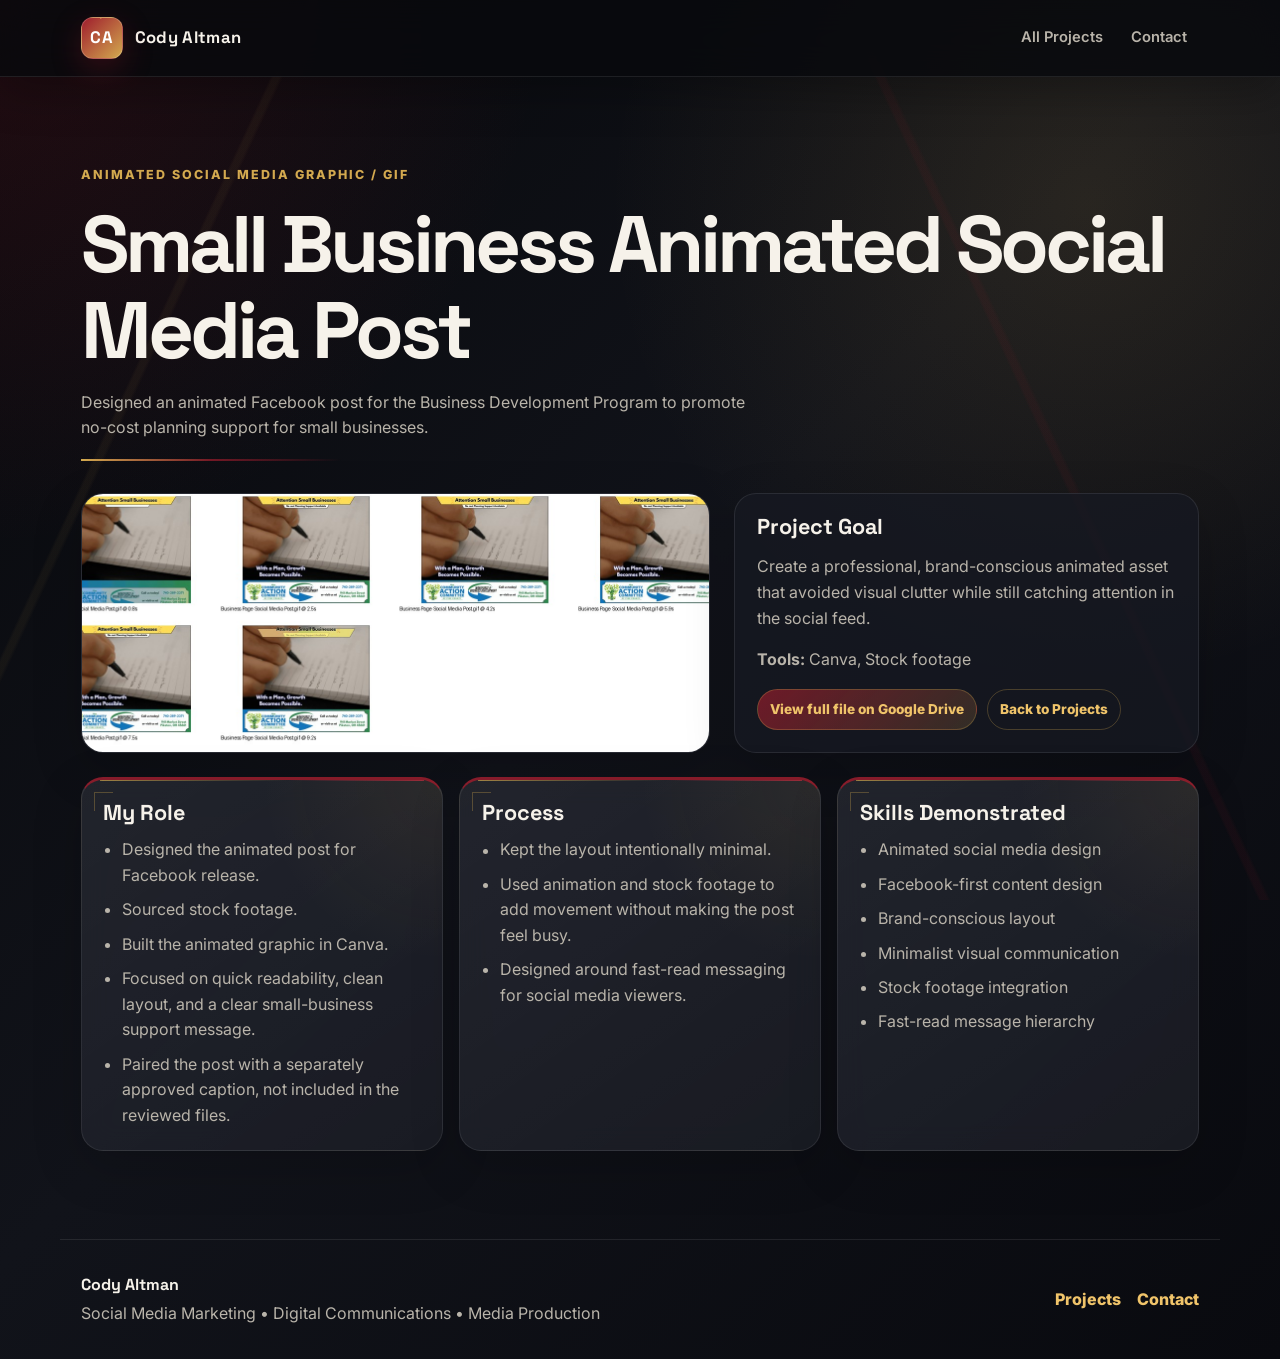
<file: projects/small-business-social-gif/index.html>
<!DOCTYPE html>
<html lang="en">
<head>
  <meta charset="UTF-8">
  <meta name="viewport" content="width=device-width, initial-scale=1.0">
  <meta name="description" content="Designed an animated Facebook post for the Business Development Program to promote no-cost planning support for small businesses.">
  <title>Small Business Animated Social Media Post | Cody Altman Portfolio</title>
  <link rel="preconnect" href="https://fonts.googleapis.com">
  <link rel="preconnect" href="https://fonts.gstatic.com" crossorigin>
  <link href="https://fonts.googleapis.com/css2?family=Inter:wght@400;500;600;700;800&family=Space+Grotesk:wght@500;600;700&display=swap" rel="stylesheet">
  <link rel="stylesheet" href="../../styles.css">
  <!-- Cloudflare Web Analytics --><script defer src='https://static.cloudflareinsights.com/beacon.min.js' data-cf-beacon='{"token": "be0b5e411bd34761815df3e43639951c"}'></script><!-- End Cloudflare Web Analytics -->
</head>
<body>
  <a class="skip-link" href="#main-content">Skip to main content</a>
  <header class="site-header" id="top">
    <nav class="navbar" aria-label="Primary navigation">
      <a class="brand" href="../../#home" aria-label="Cody Altman home"><span class="brand-mark">CA</span><span>Cody Altman</span></a>
      <ul class="nav-menu project-page-nav" id="nav-menu">
        <li><a href="../../#projects">All Projects</a></li>
        <li><a href="../../#contact">Contact</a></li>
      </ul>
    </nav>
  </header>

  <main id="main-content">
    <section class="content-section project-detail-section">
      <div class="section-heading reveal is-visible">
        <p class="eyebrow">Animated Social Media Graphic / GIF</p>
        <h1 class="project-detail-title">Small Business Animated Social Media Post</h1>
        <p class="section-intro">Designed an animated Facebook post for the Business Development Program to promote no-cost planning support for small businesses.</p>
      </div>
      <div class="project-detail-layout reveal is-visible">
        <figure class="project-detail-preview">
          <img src="../../assets/projects/small-business-social-gif-storyboard.jpg" alt="Preview for Small Business Animated Social Media Post">
        </figure>
        <div class="project-detail-card">
          <h2>Project Goal</h2>
          <p>Create a professional, brand-conscious animated asset that avoided visual clutter while still catching attention in the social feed.</p>
          <p><strong>Tools:</strong> Canva, Stock footage</p>
          <div class="project-actions project-actions-detail">
            <a href="https://drive.google.com/file/d/1WSDXFfEIkZR7wmNtRcCHH_KWY4AonHYA/view?usp=drivesdk" target="_blank" rel="noreferrer">View full file on Google Drive</a>
            <a href="../../#projects">Back to Projects</a>
          </div>
        </div>
      </div>
      <div class="project-detail-grid reveal is-visible">
        <article class="feature-card">
          <h2>My Role</h2>
          <ul>          <li>Designed the animated post for Facebook release.</li>
          <li>Sourced stock footage.</li>
          <li>Built the animated graphic in Canva.</li>
          <li>Focused on quick readability, clean layout, and a clear small-business support message.</li>
          <li>Paired the post with a separately approved caption, not included in the reviewed files.</li>
          </ul>
        </article>
        <article class="feature-card">
          <h2>Process</h2>
          <ul>          <li>Kept the layout intentionally minimal.</li>
          <li>Used animation and stock footage to add movement without making the post feel busy.</li>
          <li>Designed around fast-read messaging for social media viewers.</li>
          </ul>
        </article>
        <article class="feature-card">
          <h2>Skills Demonstrated</h2>
          <ul>          <li>Animated social media design</li>
          <li>Facebook-first content design</li>
          <li>Brand-conscious layout</li>
          <li>Minimalist visual communication</li>
          <li>Stock footage integration</li>
          <li>Fast-read message hierarchy</li>
          </ul>
        </article>
      </div>
    </section>
  </main>

  <footer class="site-footer">
    <div><strong>Cody Altman</strong><p>Social Media Marketing • Digital Communications • Media Production</p></div>
    <div class="footer-links"><a href="../../#projects">Projects</a><a href="../../#contact">Contact</a></div>
  </footer>
</body>
</html>
</file>
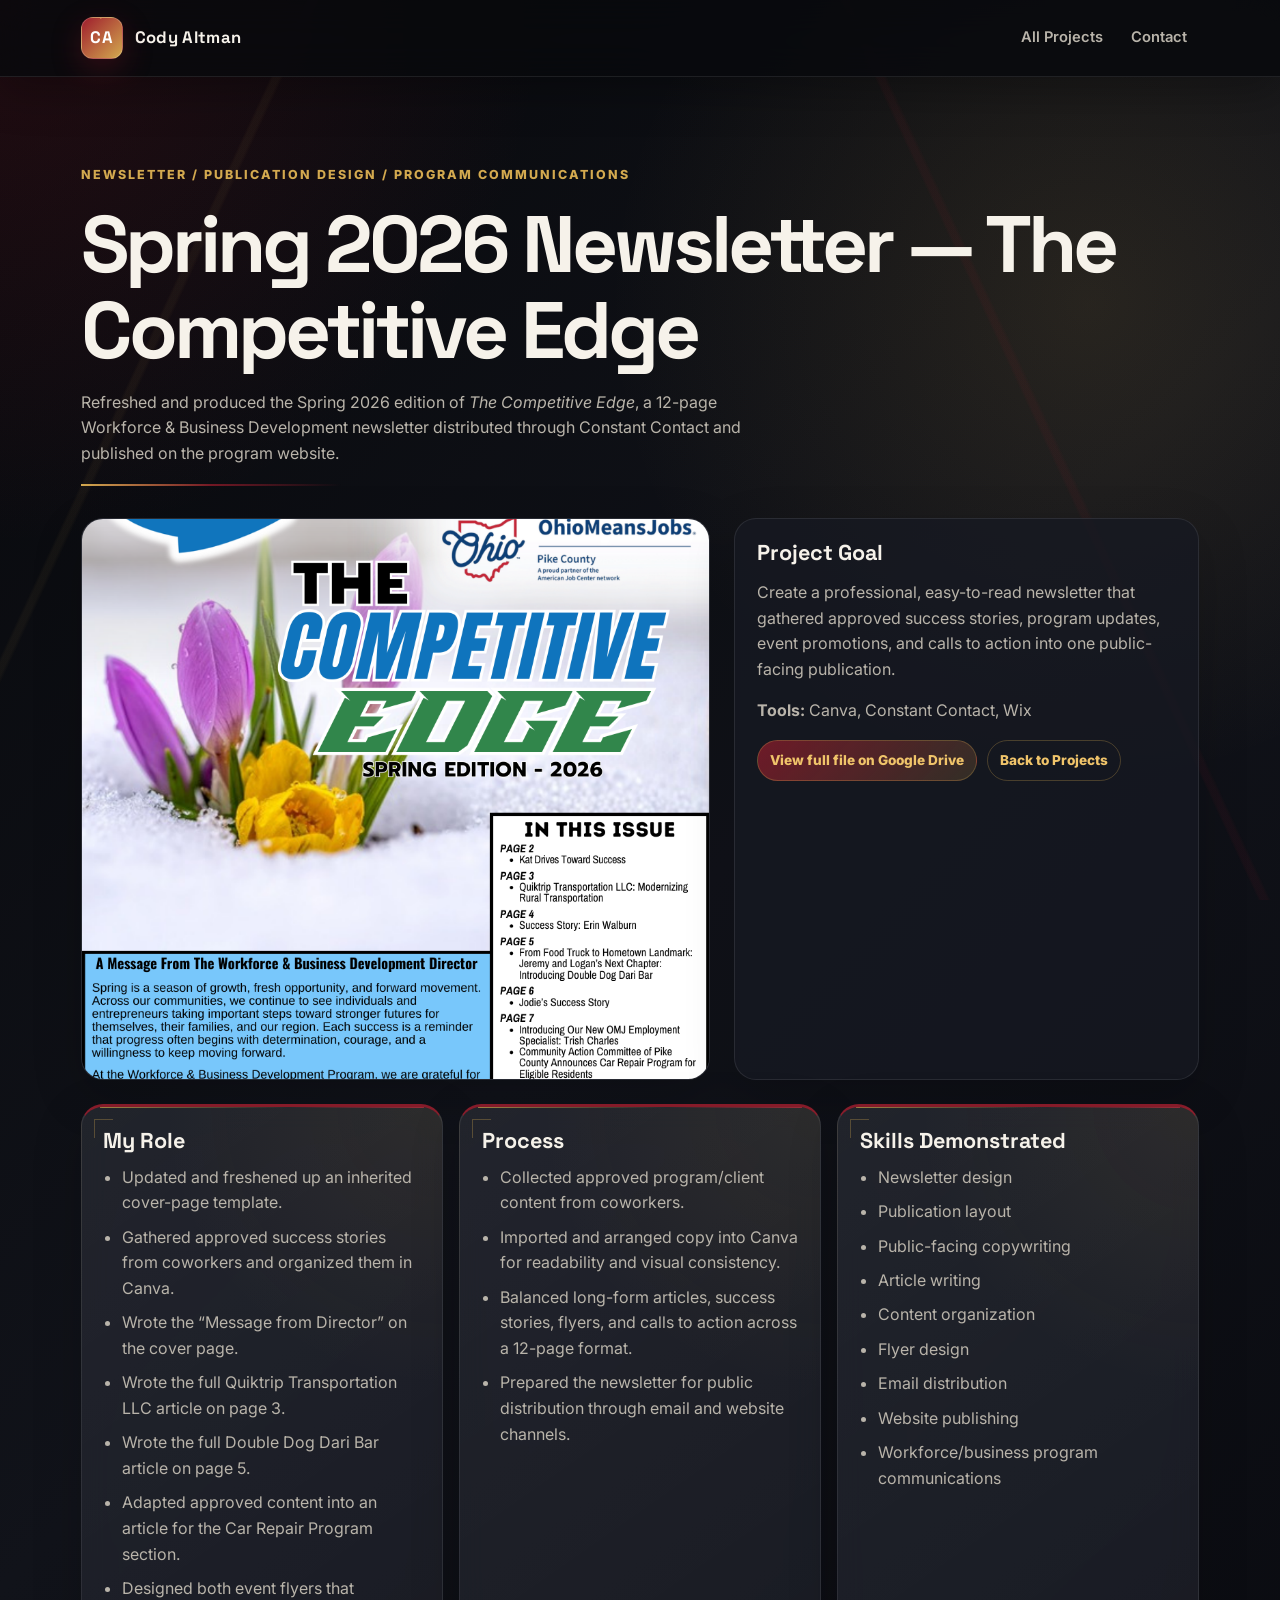
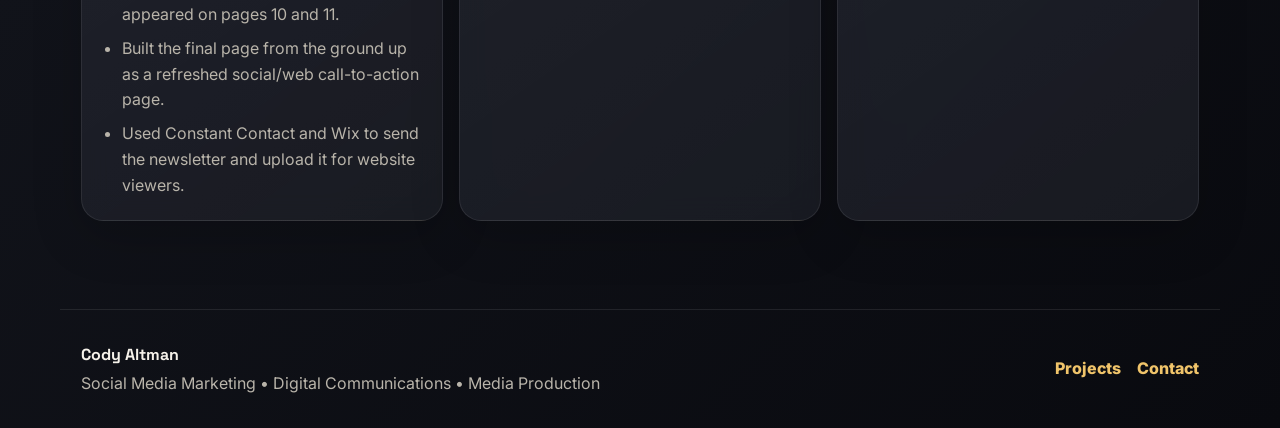
<file: projects/spring-2026-newsletter-the-competitive-edge/index.html>
<!DOCTYPE html>
<html lang="en">
<head>
  <meta charset="UTF-8">
  <meta name="viewport" content="width=device-width, initial-scale=1.0">
  <meta name="description" content="Refreshed and produced the Spring 2026 edition of <em>The Competitive Edge</em>, a 12-page Workforce &amp; Business Development newsletter distributed through Constant Contact and published on the program website.">
  <title>Spring 2026 Newsletter — The Competitive Edge | Cody Altman Portfolio</title>
  <link rel="preconnect" href="https://fonts.googleapis.com">
  <link rel="preconnect" href="https://fonts.gstatic.com" crossorigin>
  <link href="https://fonts.googleapis.com/css2?family=Inter:wght@400;500;600;700;800&family=Space+Grotesk:wght@500;600;700&display=swap" rel="stylesheet">
  <link rel="stylesheet" href="../../styles.css">
  <!-- Cloudflare Web Analytics --><script defer src='https://static.cloudflareinsights.com/beacon.min.js' data-cf-beacon='{"token": "be0b5e411bd34761815df3e43639951c"}'></script><!-- End Cloudflare Web Analytics -->
</head>
<body>
  <a class="skip-link" href="#main-content">Skip to main content</a>
  <header class="site-header" id="top">
    <nav class="navbar" aria-label="Primary navigation">
      <a class="brand" href="../../#home" aria-label="Cody Altman home"><span class="brand-mark">CA</span><span>Cody Altman</span></a>
      <ul class="nav-menu project-page-nav" id="nav-menu">
        <li><a href="../../#projects">All Projects</a></li>
        <li><a href="../../#contact">Contact</a></li>
      </ul>
    </nav>
  </header>

  <main id="main-content">
    <section class="content-section project-detail-section">
      <div class="section-heading reveal is-visible">
        <p class="eyebrow">Newsletter / Publication Design / Program Communications</p>
        <h1 class="project-detail-title">Spring 2026 Newsletter — The Competitive Edge</h1>
        <p class="section-intro">Refreshed and produced the Spring 2026 edition of <em>The Competitive Edge</em>, a 12-page Workforce &amp; Business Development newsletter distributed through Constant Contact and published on the program website.</p>
      </div>
      <div class="project-detail-layout reveal is-visible">
        <figure class="project-detail-preview">
          <img src="../../assets/projects/spring-2026-newsletter-cover.png" alt="Preview for Spring 2026 Newsletter — The Competitive Edge">
        </figure>
        <div class="project-detail-card">
          <h2>Project Goal</h2>
          <p>Create a professional, easy-to-read newsletter that gathered approved success stories, program updates, event promotions, and calls to action into one public-facing publication.</p>
          <p><strong>Tools:</strong> Canva, Constant Contact, Wix</p>
          <div class="project-actions project-actions-detail">
            <a href="https://drive.google.com/file/d/1QIt1y3_rCYDy2hHx_IwPcCZ2xWb6w9uO/view?usp=drivesdk" target="_blank" rel="noreferrer">View full file on Google Drive</a>
            <a href="../../#projects">Back to Projects</a>
          </div>
        </div>
      </div>
      <div class="project-detail-grid reveal is-visible">
        <article class="feature-card">
          <h2>My Role</h2>
          <ul>          <li>Updated and freshened up an inherited cover-page template.</li>
          <li>Gathered approved success stories from coworkers and organized them in Canva.</li>
          <li>Wrote the “Message from Director” on the cover page.</li>
          <li>Wrote the full Quiktrip Transportation LLC article on page 3.</li>
          <li>Wrote the full Double Dog Dari Bar article on page 5.</li>
          <li>Adapted approved content into an article for the Car Repair Program section.</li>
          <li>Designed both event flyers that appeared on pages 10 and 11.</li>
          <li>Built the final page from the ground up as a refreshed social/web call-to-action page.</li>
          <li>Used Constant Contact and Wix to send the newsletter and upload it for website viewers.</li>
          </ul>
        </article>
        <article class="feature-card">
          <h2>Process</h2>
          <ul>          <li>Collected approved program/client content from coworkers.</li>
          <li>Imported and arranged copy into Canva for readability and visual consistency.</li>
          <li>Balanced long-form articles, success stories, flyers, and calls to action across a 12-page format.</li>
          <li>Prepared the newsletter for public distribution through email and website channels.</li>
          </ul>
        </article>
        <article class="feature-card">
          <h2>Skills Demonstrated</h2>
          <ul>          <li>Newsletter design</li>
          <li>Publication layout</li>
          <li>Public-facing copywriting</li>
          <li>Article writing</li>
          <li>Content organization</li>
          <li>Flyer design</li>
          <li>Email distribution</li>
          <li>Website publishing</li>
          <li>Workforce/business program communications</li>
          </ul>
        </article>
      </div>
    </section>
  </main>

  <footer class="site-footer">
    <div><strong>Cody Altman</strong><p>Social Media Marketing • Digital Communications • Media Production</p></div>
    <div class="footer-links"><a href="../../#projects">Projects</a><a href="../../#contact">Contact</a></div>
  </footer>
</body>
</html>
</file>
<file: styles.css>
/*
  Cody Altman Portfolio Styles
  Edit colors in :root, replace placeholder project visuals, and update layout sections as needed.
*/
:root {
  --bg: #08090d;
  --bg-soft: #11131a;
  --bg-card: rgba(23, 25, 34, 0.78);
  --bg-card-solid: #171922;
  --text: #f6f2ea;
  --muted: #b9b4aa;
  --muted-2: #858078;
  --red: #9f1d2d;
  --red-bright: #c72c3f;
  --gold: #d3a94f;
  --amber: #f0c46a;
  --line: rgba(211, 169, 79, 0.22);
  --white-line: rgba(255, 255, 255, 0.09);
  --shadow: 0 24px 80px rgba(0, 0, 0, 0.36);
  --radius: 22px;
  --max-width: 1160px;
  --header-height: 76px;
}

* {
  box-sizing: border-box;
}

html {
  scroll-behavior: smooth;
}

body {
  margin: 0;
  background:
    radial-gradient(circle at top left, rgba(159, 29, 45, 0.18), transparent 34rem),
    radial-gradient(circle at 85% 15%, rgba(211, 169, 79, 0.12), transparent 30rem),
    linear-gradient(135deg, #07080b 0%, #11131a 48%, #090a0f 100%);
  color: var(--text);
  font-family: "Inter", system-ui, -apple-system, BlinkMacSystemFont, "Segoe UI", sans-serif;
  line-height: 1.6;
  min-height: 100vh;
}

body.nav-open {
  overflow: hidden;
}

a {
  color: inherit;
  text-decoration: none;
}

img {
  display: block;
  max-width: 100%;
}

.skip-link {
  background: var(--gold);
  color: #121212;
  font-weight: 800;
  left: 1rem;
  padding: 0.7rem 1rem;
  position: fixed;
  top: -5rem;
  z-index: 999;
}

.skip-link:focus {
  top: 1rem;
}

.site-header {
  backdrop-filter: blur(18px);
  background: rgba(8, 9, 13, 0.82);
  border-bottom: 1px solid var(--white-line);
  min-height: var(--header-height);
  position: sticky;
  top: 0;
  z-index: 100;
}

.navbar {
  align-items: center;
  display: flex;
  justify-content: space-between;
  margin: 0 auto;
  max-width: var(--max-width);
  min-height: var(--header-height);
  padding: 0 1.3rem;
}

.brand {
  align-items: center;
  display: inline-flex;
  font-family: "Space Grotesk", sans-serif;
  font-size: 1.04rem;
  font-weight: 700;
  gap: 0.75rem;
  letter-spacing: 0.02em;
}

.brand-mark {
  align-items: center;
  background: linear-gradient(135deg, var(--red), var(--gold));
  border: 1px solid rgba(255, 255, 255, 0.18);
  border-radius: 12px;
  box-shadow: 0 10px 30px rgba(159, 29, 45, 0.28);
  color: #fff;
  display: inline-flex;
  height: 42px;
  justify-content: center;
  width: 42px;
}

.nav-menu {
  align-items: center;
  display: flex;
  gap: 0.2rem;
  list-style: none;
  margin: 0;
  padding: 0;
}

.nav-menu a {
  border-radius: 999px;
  color: var(--muted);
  display: inline-flex;
  font-size: 0.92rem;
  font-weight: 600;
  padding: 0.55rem 0.78rem;
  transition: color 180ms ease, background 180ms ease;
}

.nav-menu a:hover,
.nav-menu a:focus-visible {
  background: rgba(211, 169, 79, 0.1);
  color: var(--text);
  outline: none;
}

.nav-toggle {
  background: transparent;
  border: 1px solid var(--white-line);
  border-radius: 12px;
  cursor: pointer;
  display: none;
  height: 44px;
  padding: 0.65rem;
  width: 48px;
}

.nav-toggle span {
  background: var(--text);
  border-radius: 99px;
  display: block;
  height: 2px;
  margin: 5px 0;
  transition: transform 180ms ease, opacity 180ms ease;
}

.nav-toggle[aria-expanded="true"] span:nth-child(1) {
  transform: translateY(7px) rotate(45deg);
}

.nav-toggle[aria-expanded="true"] span:nth-child(2) {
  opacity: 0;
}

.nav-toggle[aria-expanded="true"] span:nth-child(3) {
  transform: translateY(-7px) rotate(-45deg);
}

.section-shell,
.content-section,
.resume-cta,
.site-footer {
  margin: 0 auto;
  max-width: var(--max-width);
  padding-left: 1.3rem;
  padding-right: 1.3rem;
}

.hero {
  align-items: center;
  display: grid;
  gap: 3rem;
  grid-template-columns: minmax(0, 1.12fr) minmax(300px, 0.68fr);
  min-height: calc(100vh - var(--header-height));
  overflow: hidden;
  padding-bottom: 5rem;
  padding-top: 5rem;
  position: relative;
}

.hero::before,
.hero::after {
  border: 1px solid var(--line);
  content: "";
  pointer-events: none;
  position: absolute;
}

.hero::before {
  height: 170px;
  left: 34%;
  top: 16%;
  transform: rotate(35deg);
  width: 170px;
}

.hero::after {
  border-left: 0;
  border-top: 0;
  bottom: 12%;
  height: 140px;
  right: 6%;
  width: 240px;
}

.hero-grid-bg {
  background-image:
    linear-gradient(var(--white-line) 1px, transparent 1px),
    linear-gradient(90deg, var(--white-line) 1px, transparent 1px);
  background-size: 54px 54px;
  inset: 0;
  mask-image: radial-gradient(circle at 40% 50%, black, transparent 72%);
  opacity: 0.28;
  position: absolute;
}

.orb {
  border-radius: 999px;
  filter: blur(3px);
  opacity: 0.65;
  position: absolute;
}

.orb-red {
  background: rgba(159, 29, 45, 0.52);
  height: 9px;
  left: 12%;
  top: 26%;
  width: 9px;
}

.orb-gold {
  background: var(--gold);
  box-shadow: 0 0 28px rgba(211, 169, 79, 0.55);
  height: 10px;
  right: 38%;
  top: 32%;
  width: 10px;
}

.hero-content,
.profile-card,
.content-section > *,
.resume-panel {
  position: relative;
  z-index: 1;
}

.eyebrow {
  color: var(--gold);
  font-size: 0.78rem;
  font-weight: 800;
  letter-spacing: 0.16em;
  margin: 0 0 1rem;
  text-transform: uppercase;
}

h1,
h2,
h3 {
  font-family: "Space Grotesk", sans-serif;
  line-height: 1.08;
  margin: 0;
}

h1 {
  font-size: clamp(3.6rem, 9vw, 7.6rem);
  letter-spacing: -0.08em;
}

.hero h2 {
  color: #fff9ee;
  font-size: clamp(2rem, 4vw, 4rem);
  margin-top: 0.6rem;
  max-width: 780px;
}

.hero-copy {
  color: var(--muted);
  font-size: clamp(1rem, 1.8vw, 1.18rem);
  margin: 1.5rem 0 0;
  max-width: 720px;
}

.hero-actions {
  display: flex;
  flex-wrap: wrap;
  gap: 1rem;
  margin-top: 2.2rem;
}

.btn {
  align-items: center;
  border-radius: 999px;
  display: inline-flex;
  font-weight: 800;
  justify-content: center;
  min-height: 48px;
  padding: 0.85rem 1.2rem;
  transition: border-color 180ms ease, box-shadow 180ms ease, transform 180ms ease, background 180ms ease;
}

.btn:hover,
.btn:focus-visible {
  outline: none;
  transform: translateY(-2px);
}

.btn-primary {
  background: linear-gradient(135deg, var(--red), #66141f);
  border: 1px solid rgba(255, 255, 255, 0.16);
  color: #fff;
  box-shadow: 0 18px 42px rgba(159, 29, 45, 0.28);
}

.btn-primary:hover,
.btn-primary:focus-visible {
  box-shadow: 0 22px 54px rgba(159, 29, 45, 0.38);
}

.btn-secondary {
  background: rgba(255, 255, 255, 0.04);
  border: 1px solid var(--line);
  color: var(--amber);
}

.btn-secondary:hover,
.btn-secondary:focus-visible {
  background: rgba(211, 169, 79, 0.1);
  border-color: rgba(211, 169, 79, 0.48);
}

.profile-card {
  background:
    linear-gradient(145deg, rgba(255, 255, 255, 0.09), rgba(255, 255, 255, 0.03)),
    var(--bg-card);
  border: 1px solid var(--white-line);
  border-radius: 32px;
  box-shadow: var(--shadow);
  padding: 1rem;
}

.profile-frame {
  background: linear-gradient(135deg, rgba(159, 29, 45, 0.24), rgba(211, 169, 79, 0.2));
  border: 1px solid var(--line);
  border-radius: 26px;
  padding: 0.75rem;
}

.headshot-placeholder {
  align-items: center;
  aspect-ratio: 4 / 5;
  background:
    radial-gradient(circle at 50% 24%, rgba(211, 169, 79, 0.24), transparent 32%),
    linear-gradient(145deg, #21232e, #0e0f15 70%);
  border-radius: 22px;
  color: rgba(255, 255, 255, 0.9);
  display: flex;
  font-family: "Space Grotesk", sans-serif;
  font-size: clamp(3rem, 8vw, 5.5rem);
  font-weight: 800;
  justify-content: center;
  overflow: hidden;
  position: relative;
}

.headshot-placeholder::before {
  background: linear-gradient(90deg, transparent, rgba(255, 255, 255, 0.08), transparent);
  content: "";
  height: 100%;
  left: -80%;
  position: absolute;
  transform: skewX(-18deg);
  width: 50%;
}

.profile-meta {
  padding: 1.3rem 0.5rem 0.4rem;
}

.code-chip {
  border: 1px solid rgba(211, 169, 79, 0.3);
  border-radius: 999px;
  color: var(--amber);
  display: inline-flex;
  font-family: "Space Grotesk", sans-serif;
  font-size: clamp(0.74rem, 1.6vw, 0.86rem);
  line-height: 1.2;
  margin: 0 0 1rem;
  max-width: 100%;
  padding: 0.45rem 0.72rem;
  white-space: nowrap;
}

.profile-meta h3 {
  font-size: 1.55rem;
}

.profile-meta p:last-child {
  color: var(--muted);
  margin-bottom: 0;
}

.content-section {
  padding-bottom: 5.5rem;
  padding-top: 5.5rem;
}

.alt-section {
  max-width: none;
  position: relative;
}

.alt-section::before {
  background: linear-gradient(135deg, rgba(255, 255, 255, 0.035), rgba(159, 29, 45, 0.035));
  border-bottom: 1px solid var(--white-line);
  border-top: 1px solid var(--white-line);
  content: "";
  inset: 0;
  position: absolute;
  z-index: 0;
}

.alt-section > * {
  margin-left: auto;
  margin-right: auto;
  max-width: var(--max-width);
}

.section-heading {
  margin-bottom: 2rem;
}

.section-heading h2 {
  font-size: clamp(2rem, 4vw, 3.2rem);
  max-width: 820px;
}

.section-intro {
  color: var(--muted);
  max-width: 680px;
}

.about-layout {
  display: grid;
  gap: 2rem;
  grid-template-columns: minmax(0, 1fr) 360px;
}

.about-layout > p {
  color: var(--muted);
  font-size: 1.14rem;
  margin: 0;
}

.about-stats {
  display: grid;
  gap: 0.9rem;
}

.about-stats div,
.skill-card,
.feature-card,
.project-card,
.contact-card,
.form-mockup,
.resume-panel {
  background: var(--bg-card);
  border: 1px solid var(--white-line);
  border-radius: var(--radius);
  box-shadow: 0 16px 50px rgba(0, 0, 0, 0.18);
}

.about-stats div {
  border-left: 3px solid var(--gold);
  padding: 1rem;
}

.about-stats strong {
  color: var(--red-bright);
  display: block;
  font-family: "Space Grotesk", sans-serif;
  font-size: 1.5rem;
}

.about-stats span {
  color: var(--muted);
  font-weight: 700;
}

.skill-grid,
.card-grid,
.project-grid {
  display: grid;
  gap: 1rem;
}

.skill-grid {
  grid-template-columns: repeat(5, minmax(0, 1fr));
}

.skill-card {
  min-height: 140px;
  padding: 1.1rem;
  transition: border-color 180ms ease, transform 180ms ease, background 180ms ease;
}

.skill-card:hover,
.feature-card:hover,
.project-card:hover {
  border-color: rgba(211, 169, 79, 0.42);
  transform: translateY(-4px);
}

.skill-card span {
  color: var(--gold);
  display: inline-flex;
  font-family: "Space Grotesk", sans-serif;
  font-weight: 800;
  margin-bottom: 1rem;
}

.skill-card h3 {
  font-size: 1rem;
}

.card-grid,
.project-grid {
  grid-template-columns: repeat(3, minmax(0, 1fr));
}

.feature-card,
.project-card {
  overflow: hidden;
  padding: 1.35rem;
  transition: border-color 180ms ease, transform 180ms ease;
}

.feature-card {
  border-top: 3px solid rgba(159, 29, 45, 0.82);
}

.feature-card h3,
.project-body h3 {
  font-size: 1.25rem;
}

.feature-card p,
.project-body p {
  color: var(--muted);
}

.project-card {
  padding: 0;
}

.project-visual {
  align-items: center;
  background:
    linear-gradient(135deg, rgba(159, 29, 45, 0.48), rgba(211, 169, 79, 0.24)),
    repeating-linear-gradient(90deg, rgba(255, 255, 255, 0.07) 0 1px, transparent 1px 22px);
  border-bottom: 1px solid var(--white-line);
  display: flex;
  min-height: 150px;
  justify-content: center;
}

.project-visual span {
  border: 1px solid rgba(255, 255, 255, 0.24);
  border-radius: 999px;
  color: #fff;
  font-family: "Space Grotesk", sans-serif;
  font-weight: 800;
  padding: 0.5rem 0.8rem;
}

.project-body {
  padding: 1.3rem;
}

.tag {
  color: var(--gold);
  display: inline-block;
  font-size: 0.78rem;
  font-weight: 800;
  letter-spacing: 0.08em;
  margin-bottom: 0.8rem;
  text-transform: uppercase;
}

.project-body a {
  color: var(--amber);
  font-weight: 800;
}

.project-body a:hover,
.project-body a:focus-visible {
  color: #fff;
}

.project-actions {
  display: flex;
  flex-wrap: wrap;
  gap: 0.65rem;
  margin-top: 1rem;
}

.project-actions a {
  border: 1px solid rgba(211, 169, 79, 0.28);
  border-radius: 999px;
  color: var(--amber);
  display: inline-flex;
  font-size: 0.85rem;
  font-weight: 800;
  padding: 0.55rem 0.75rem;
}

.project-actions a:hover,
.project-actions a:focus-visible {
  background: rgba(211, 169, 79, 0.1);
  border-color: rgba(211, 169, 79, 0.52);
  color: #fff;
  outline: none;
}

.resume-cta {
  padding-bottom: 5.5rem;
  padding-top: 5.5rem;
}

.resume-panel {
  background:
    linear-gradient(135deg, rgba(159, 29, 45, 0.2), rgba(211, 169, 79, 0.08)),
    var(--bg-card-solid);
  padding: clamp(1.5rem, 4vw, 3rem);
  position: relative;
  overflow: hidden;
}

.resume-panel::after {
  color: rgba(255, 255, 255, 0.05);
  content: "</>";
  font-family: "Space Grotesk", sans-serif;
  font-size: clamp(6rem, 16vw, 12rem);
  font-weight: 800;
  position: absolute;
  right: 2rem;
  top: 0;
}

.resume-panel h2,
.resume-panel p,
.resume-panel a {
  position: relative;
  z-index: 1;
}

.resume-panel h2 {
  font-size: clamp(2rem, 4vw, 3rem);
}

.resume-panel p {
  color: var(--muted);
  max-width: 620px;
}

.contact-layout {
  display: grid;
  gap: 1.2rem;
  grid-template-columns: minmax(0, 0.95fr) minmax(300px, 0.75fr);
}

.contact-card,
.form-mockup {
  padding: 1.35rem;
}

.contact-card a {
  border-bottom: 1px solid var(--white-line);
  color: var(--text);
  display: block;
  font-weight: 800;
  padding: 1rem 0;
}

.contact-card a:last-child {
  border-bottom: 0;
}

.contact-card span {
  color: var(--gold);
  display: block;
  font-size: 0.78rem;
  letter-spacing: 0.1em;
  text-transform: uppercase;
}

.form-mockup div {
  border: 1px solid var(--white-line);
  border-radius: 14px;
  color: var(--muted-2);
  margin-bottom: 0.8rem;
  padding: 0.85rem;
}

.mock-label {
  color: var(--gold);
  font-weight: 800;
  margin-top: 0;
}

.site-footer {
  align-items: center;
  border-top: 1px solid var(--white-line);
  color: var(--muted);
  display: flex;
  flex-wrap: wrap;
  gap: 1rem;
  justify-content: space-between;
  padding-bottom: 2rem;
  padding-top: 2rem;
}

.site-footer strong {
  color: var(--text);
  font-family: "Space Grotesk", sans-serif;
}

.site-footer p {
  margin: 0.2rem 0 0;
}

.footer-links {
  display: flex;
  gap: 1rem;
}

.footer-links a {
  color: var(--amber);
  font-weight: 800;
}

.reveal {
  opacity: 0;
  transform: translateY(18px);
  transition: opacity 620ms ease, transform 620ms ease;
}

.reveal.is-visible {
  opacity: 1;
  transform: translateY(0);
}

@media (prefers-reduced-motion: reduce) {
  html {
    scroll-behavior: auto;
  }

  *,
  *::before,
  *::after {
    animation-duration: 0.001ms !important;
    scroll-behavior: auto !important;
    transition-duration: 0.001ms !important;
  }

  .reveal {
    opacity: 1;
    transform: none;
  }
}

@media (max-width: 980px) {
  .hero,
  .about-layout,
  .contact-layout {
    grid-template-columns: 1fr;
  }

  .profile-card {
    max-width: 520px;
  }

  .skill-grid,
  .card-grid,
  .project-grid {
    grid-template-columns: repeat(2, minmax(0, 1fr));
  }
}

@media (max-width: 760px) {
  :root {
    --header-height: 68px;
  }

  .nav-toggle {
    display: block;
  }

  .nav-menu {
    background: rgba(10, 11, 16, 0.97);
    border-bottom: 1px solid var(--white-line);
    border-top: 1px solid var(--white-line);
    display: grid;
    gap: 0.4rem;
    left: 0;
    opacity: 0;
    padding: 1rem 1.3rem 1.4rem;
    pointer-events: none;
    position: fixed;
    right: 0;
    top: var(--header-height);
    transform: translateY(-12px);
    transition: opacity 180ms ease, transform 180ms ease;
  }

  .nav-menu.is-open {
    opacity: 1;
    pointer-events: auto;
    transform: translateY(0);
  }

  .nav-menu a {
    border: 1px solid var(--white-line);
    justify-content: center;
    padding: 0.82rem;
    width: 100%;
  }

  .hero {
    padding-bottom: 3.5rem;
    padding-top: 3.5rem;
  }

  .content-section,
  .resume-cta {
    padding-bottom: 4rem;
    padding-top: 4rem;
  }

  .skill-grid,
  .card-grid,
  .project-grid {
    grid-template-columns: 1fr;
  }

  .site-footer {
    align-items: flex-start;
    flex-direction: column;
  }
}

@media (max-width: 520px) {
  .hero-actions,
  .btn {
    width: 100%;
  }

  h1 {
    font-size: clamp(3.1rem, 20vw, 4.2rem);
  }
}

/* Visual polish pass: darker banner-inspired tech layers, refined cards, and stronger red/gold accents. */
body::before {
  background:
    linear-gradient(115deg, transparent 0 18%, rgba(211, 169, 79, 0.055) 18.2% 18.55%, transparent 18.8% 100%),
    linear-gradient(65deg, transparent 0 74%, rgba(159, 29, 45, 0.08) 74.2% 74.55%, transparent 74.8% 100%);
  content: "";
  inset: 0;
  pointer-events: none;
  position: fixed;
  z-index: -1;
}

.site-header {
  box-shadow: 0 14px 44px rgba(0, 0, 0, 0.28);
}

.brand-mark,
.btn-primary,
.profile-card,
.feature-card,
.project-card,
.resume-panel {
  position: relative;
}

.brand-mark::after,
.profile-card::after,
.feature-card::after,
.project-card::after,
.resume-panel::before {
  background: linear-gradient(90deg, var(--gold), transparent 58%, var(--red-bright));
  content: "";
  height: 1px;
  left: 18px;
  opacity: 0.7;
  position: absolute;
  right: 18px;
  top: 0;
}

.hero {
  isolation: isolate;
}

.hero::before {
  background:
    linear-gradient(135deg, rgba(159, 29, 45, 0.1), transparent 58%),
    linear-gradient(45deg, transparent 0 47%, rgba(211, 169, 79, 0.35) 47.4% 48%, transparent 48.4% 100%);
  border-color: rgba(211, 169, 79, 0.32);
  box-shadow: inset 0 0 34px rgba(211, 169, 79, 0.05), 0 0 48px rgba(159, 29, 45, 0.08);
}

.hero::after {
  background: linear-gradient(135deg, transparent, rgba(159, 29, 45, 0.08));
  border-color: rgba(159, 29, 45, 0.34);
}

.hero-circuit {
  inset: 8% 1.3rem 10%;
  pointer-events: none;
  position: absolute;
  z-index: 0;
}

.hero-circuit::before,
.hero-circuit::after {
  background: linear-gradient(90deg, transparent, rgba(211, 169, 79, 0.34), rgba(159, 29, 45, 0.22), transparent);
  content: "";
  height: 1px;
  position: absolute;
}

.hero-circuit::before {
  left: 4%;
  top: 21%;
  width: 42%;
}

.hero-circuit::after {
  bottom: 18%;
  right: 2%;
  width: 34%;
}

.hero-circuit span {
  border: 1px solid rgba(211, 169, 79, 0.36);
  border-radius: 999px;
  box-shadow: 0 0 24px rgba(211, 169, 79, 0.14);
  height: 12px;
  position: absolute;
  width: 12px;
}

.hero-circuit span:nth-child(1) {
  left: 44%;
  top: 19.5%;
}

.hero-circuit span:nth-child(2) {
  background: rgba(159, 29, 45, 0.3);
  left: 7%;
  top: 59%;
}

.hero-circuit span:nth-child(3) {
  bottom: 16.5%;
  right: 35%;
}

.hero-circuit span:nth-child(4) {
  border-color: rgba(159, 29, 45, 0.48);
  right: 10%;
  top: 28%;
}

.hero-glyphs {
  color: rgba(246, 242, 234, 0.07);
  font-family: "Space Grotesk", sans-serif;
  font-size: clamp(1.8rem, 5vw, 5.6rem);
  font-weight: 800;
  letter-spacing: 0.08em;
  pointer-events: none;
  position: absolute;
  right: 3%;
  top: 11%;
  transform: rotate(-2deg);
  white-space: nowrap;
  z-index: 0;
}

.hero-content::before {
  background: linear-gradient(180deg, var(--gold), var(--red));
  content: "";
  height: 86%;
  left: -1.45rem;
  max-height: 420px;
  position: absolute;
  top: 7%;
  width: 3px;
}

.hero h1 {
  text-shadow: 0 8px 36px rgba(0, 0, 0, 0.42), 0 0 28px rgba(211, 169, 79, 0.08);
}

.hero h2 {
  background: linear-gradient(90deg, #fff8ed 0%, #d3a94f 48%, #f5efe5 100%);
  background-clip: text;
  color: transparent;
  -webkit-background-clip: text;
}

.hero-proof {
  display: flex;
  flex-wrap: wrap;
  gap: 0.7rem;
  margin-top: 1.5rem;
}

.hero-proof span,
.profile-status span {
  background: rgba(255, 255, 255, 0.045);
  border: 1px solid rgba(211, 169, 79, 0.22);
  border-radius: 999px;
  color: var(--muted);
  font-size: 0.82rem;
  font-weight: 800;
  letter-spacing: 0.04em;
  padding: 0.42rem 0.7rem;
  text-transform: uppercase;
}

.profile-card {
  transform-style: preserve-3d;
}

.profile-card::before {
  border: 1px solid rgba(211, 169, 79, 0.18);
  border-radius: 34px;
  content: "";
  inset: -10px 12px 12px -10px;
  pointer-events: none;
  position: absolute;
  transform: translateZ(-1px);
}

.headshot-placeholder {
  background:
    radial-gradient(circle at 50% 18%, rgba(246, 242, 234, 0.16), transparent 12%),
    radial-gradient(circle at 50% 34%, rgba(246, 242, 234, 0.1) 0 13%, transparent 13.5%),
    radial-gradient(ellipse at 50% 72%, rgba(159, 29, 45, 0.26) 0 28%, transparent 29%),
    linear-gradient(145deg, #222531, #0a0b10 72%);
}

.headshot-placeholder::after {
  background:
    linear-gradient(90deg, transparent 0 12%, rgba(211, 169, 79, 0.13) 12.4% 12.8%, transparent 13.2% 100%),
    linear-gradient(0deg, transparent 0 70%, rgba(255, 255, 255, 0.08) 70.3% 70.6%, transparent 71% 100%);
  content: "";
  inset: 0;
  position: absolute;
}

.portrait-initials {
  position: relative;
  z-index: 2;
}

.portrait-ring {
  border: 1px solid rgba(211, 169, 79, 0.38);
  border-left-color: rgba(159, 29, 45, 0.62);
  border-radius: 999px;
  height: 58%;
  position: absolute;
  width: 58%;
}

.profile-status {
  display: flex;
  flex-wrap: wrap;
  gap: 0.55rem;
  margin-top: 1.1rem;
}

.section-heading {
  position: relative;
}

.section-heading::after {
  background: linear-gradient(90deg, var(--gold), rgba(159, 29, 45, 0.7), transparent);
  content: "";
  display: block;
  height: 2px;
  margin-top: 1.1rem;
  max-width: 260px;
}

.skill-card,
.feature-card,
.project-card,
.contact-card,
.form-mockup,
.resume-panel {
  backdrop-filter: blur(14px);
}

.skill-card::before,
.feature-card::before,
.project-card::before,
.contact-card::before,
.form-mockup::before {
  border-left: 1px solid rgba(211, 169, 79, 0.38);
  border-top: 1px solid rgba(211, 169, 79, 0.38);
  content: "";
  height: 18px;
  left: 12px;
  opacity: 0.8;
  pointer-events: none;
  position: absolute;
  top: 12px;
  width: 18px;
}

.skill-card,
.contact-card,
.form-mockup {
  position: relative;
}

.skill-card {
  background:
    linear-gradient(145deg, rgba(255, 255, 255, 0.07), rgba(255, 255, 255, 0.025)),
    var(--bg-card);
}

.skill-card span {
  align-items: center;
  background: rgba(211, 169, 79, 0.09);
  border: 1px solid rgba(211, 169, 79, 0.18);
  border-radius: 12px;
  min-height: 34px;
  justify-content: center;
  padding: 0 0.5rem;
}

.feature-card,
.project-card {
  background:
    radial-gradient(circle at top right, rgba(211, 169, 79, 0.08), transparent 35%),
    linear-gradient(145deg, rgba(255, 255, 255, 0.06), rgba(255, 255, 255, 0.02)),
    var(--bg-card);
}

.project-visual {
  min-height: 170px;
  position: relative;
}

.project-visual::before,
.project-visual::after {
  content: "";
  position: absolute;
}

.project-visual::before {
  border: 1px solid rgba(255, 255, 255, 0.12);
  inset: 18px;
}

.project-visual::after {
  background: linear-gradient(90deg, transparent, rgba(255, 255, 255, 0.15), transparent);
  height: 1px;
  left: 12%;
  top: 48%;
  width: 76%;
}

.contact-card a,
.footer-links a,
.project-body a {
  transition: color 180ms ease, transform 180ms ease;
}

.contact-card a:hover,
.contact-card a:focus-visible,
.footer-links a:hover,
.footer-links a:focus-visible,
.project-body a:hover,
.project-body a:focus-visible {
  transform: translateX(3px);
}

@media (max-width: 980px) {
  .hero-content::before {
    height: 100%;
  }

  .hero-glyphs {
    right: -12%;
    top: 8%;
  }
}

@media (max-width: 760px) {
  .hero-content::before {
    left: -0.75rem;
  }

  .hero-circuit,
  .hero-glyphs {
    opacity: 0.48;
  }

  .profile-card::before {
    display: none;
  }
}

/* Requested content/layout updates and asset-preview support. */
.hero-content {
  padding-left: clamp(0.75rem, 2vw, 1.5rem);
}

.headshot-placeholder img {
  height: 100%;
  inset: 0;
  object-fit: cover;
  position: absolute;
  width: 100%;
  z-index: 3;
}

.headshot-placeholder img.is-missing {
  display: none;
}

.project-visual {
  border: 0;
  color: inherit;
  cursor: pointer;
  font: inherit;
  padding: 0;
  width: 100%;
}

.project-visual img {
  height: 100%;
  inset: 0;
  object-fit: cover;
  position: absolute;
  width: 100%;
  z-index: 1;
}

.project-visual img.is-missing {
  display: none;
}

.project-visual span {
  position: relative;
  z-index: 2;
}

.project-visual:focus-visible {
  outline: 3px solid rgba(240, 196, 106, 0.9);
  outline-offset: -3px;
}

.project-card:has(.project-visual:focus-visible) {
  border-color: rgba(211, 169, 79, 0.52);
}

.resume-panel {
  text-align: center;
}

.resume-panel p {
  margin-left: auto;
  margin-right: auto;
}

.resume-panel .btn {
  margin-left: auto;
  margin-right: auto;
}

.contact-layout {
  grid-template-columns: minmax(280px, 640px);
  justify-content: center;
}

.contact-card {
  width: 100%;
}

.lightbox {
  align-items: center;
  background: rgba(5, 6, 10, 0.88);
  display: none;
  inset: 0;
  justify-content: center;
  padding: 1.2rem;
  position: fixed;
  z-index: 1000;
}

.lightbox.is-open {
  display: flex;
}

.lightbox figure {
  margin: 0;
  max-width: min(1100px, 94vw);
  width: 100%;
}

.lightbox img {
  background: var(--bg-card-solid);
  border: 1px solid rgba(211, 169, 79, 0.34);
  border-radius: 22px;
  box-shadow: var(--shadow);
  max-height: 82vh;
  object-fit: contain;
  width: 100%;
}

.lightbox figcaption {
  color: var(--amber);
  font-family: "Space Grotesk", sans-serif;
  font-weight: 800;
  margin-top: 0.85rem;
  text-align: center;
}

.lightbox-close {
  align-items: center;
  background: rgba(159, 29, 45, 0.9);
  border: 1px solid rgba(255, 255, 255, 0.22);
  border-radius: 999px;
  color: #fff;
  cursor: pointer;
  display: inline-flex;
  font-size: 2rem;
  height: 48px;
  justify-content: center;
  line-height: 1;
  position: fixed;
  right: 1.2rem;
  top: 1.2rem;
  width: 48px;
}

.project-detail-title {
  font-size: clamp(2.6rem, 7vw, 5rem);
  letter-spacing: -0.05em;
}

.project-detail-layout {
  display: grid;
  gap: 1.5rem;
  grid-template-columns: minmax(0, 1.15fr) minmax(280px, 0.85fr);
  margin-bottom: 1.5rem;
}

.project-detail-preview,
.project-detail-card {
  background: var(--bg-card);
  border: 1px solid var(--white-line);
  border-radius: var(--radius);
  box-shadow: 0 16px 50px rgba(0, 0, 0, 0.18);
  overflow: hidden;
}

.project-detail-preview {
  margin: 0;
}

.project-detail-preview img {
  height: 100%;
  max-height: 560px;
  object-fit: cover;
  width: 100%;
}

.project-detail-card {
  padding: 1.35rem;
}

.project-detail-card h2,
.project-detail-grid h2 {
  font-size: 1.35rem;
  margin-bottom: 0.8rem;
}

.project-detail-card p,
.project-detail-grid li {
  color: var(--muted);
}

.project-detail-grid {
  display: grid;
  gap: 1rem;
  grid-template-columns: repeat(3, minmax(0, 1fr));
}

.project-detail-grid ul {
  margin: 0;
  padding-left: 1.15rem;
}

.project-detail-grid li + li {
  margin-top: 0.55rem;
}

.project-actions-detail a:first-child {
  background: linear-gradient(135deg, rgba(159, 29, 45, 0.65), rgba(211, 169, 79, 0.16));
}

@media (max-width: 980px) {
  .project-detail-layout,
  .project-detail-grid {
    grid-template-columns: 1fr;
  }
}

@media (max-width: 760px) {
  .hero-content {
    padding-left: 0.85rem;
  }
}


/* Headshot refinement: crop the uploaded image from the center without distortion and remove the old ring overlay. */
.headshot-placeholder img {
  height: 112%;
  left: 50%;
  max-width: none;
  object-fit: cover;
  object-position: center center;
  top: 50%;
  transform: translate(-50%, -50%) scale(1.08);
  transform-origin: center;
  width: 112%;
}

.portrait-ring {
  display: none;
}
</file>
